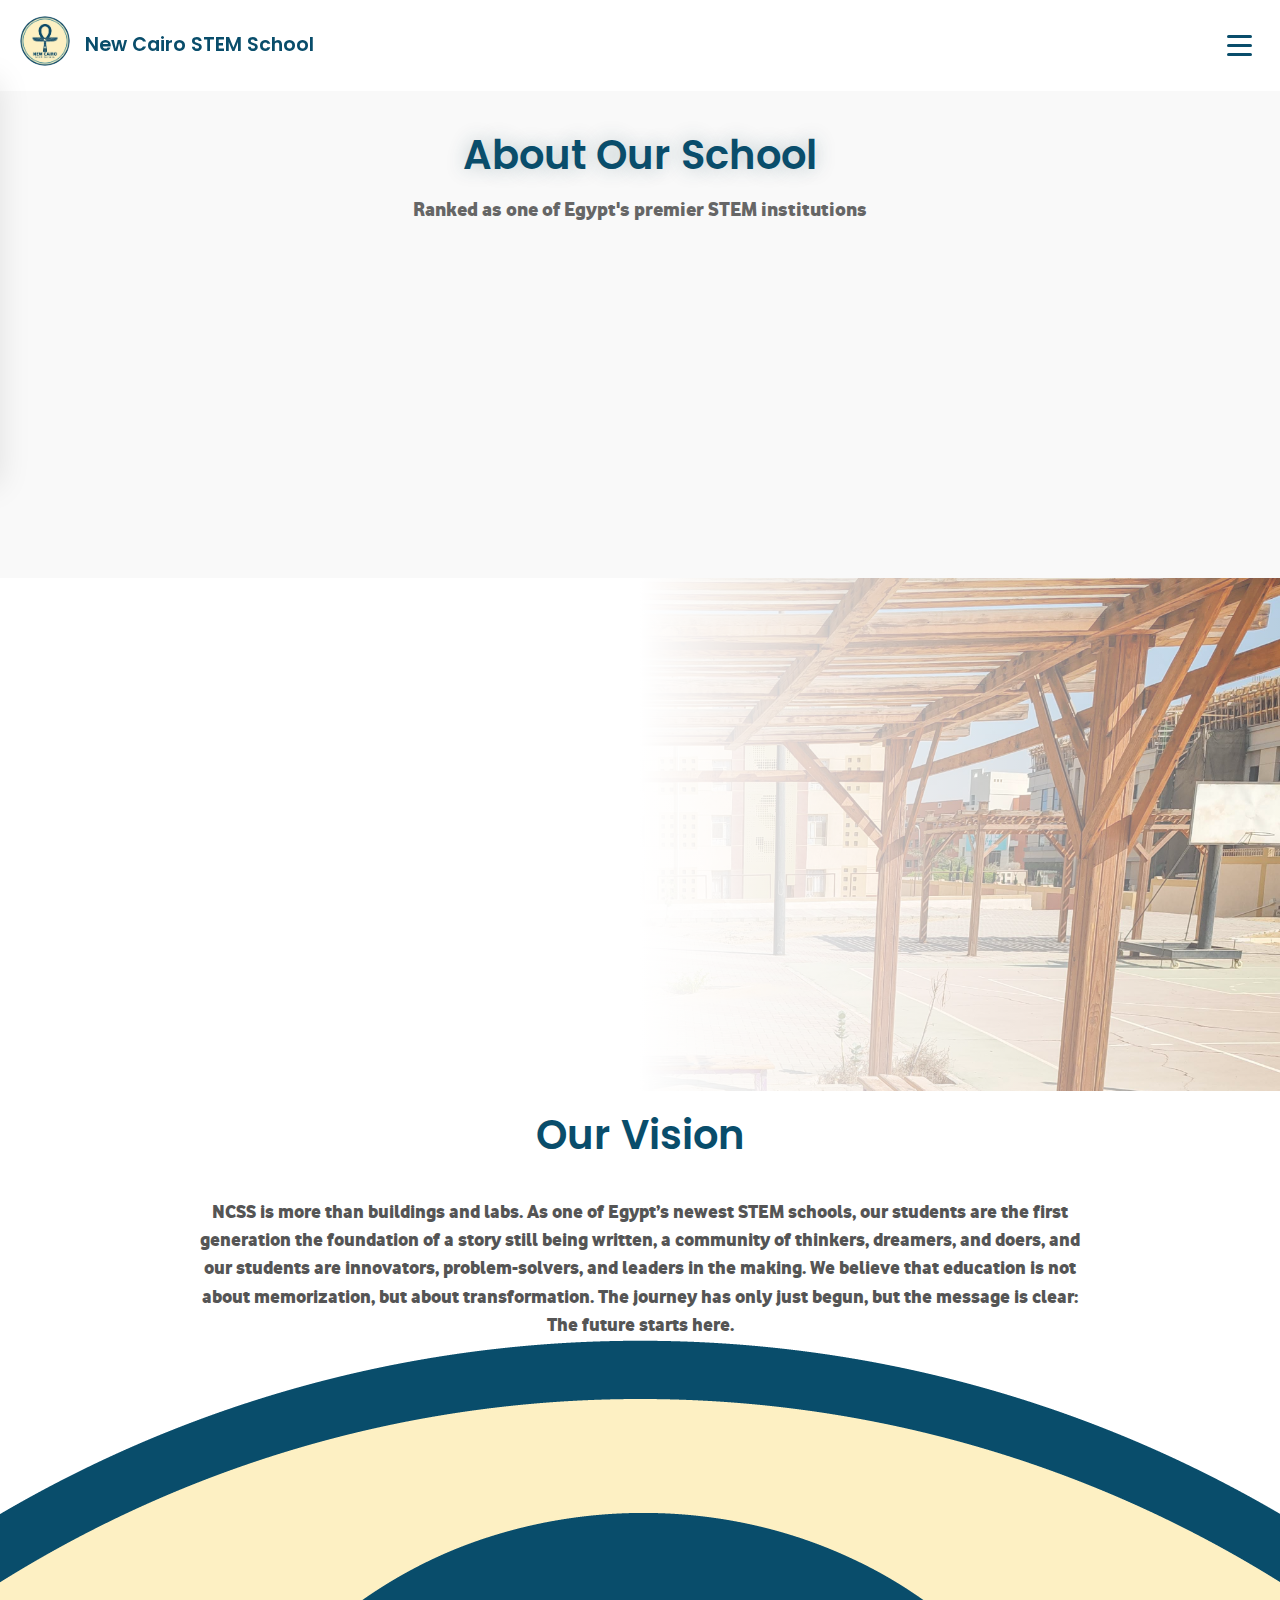
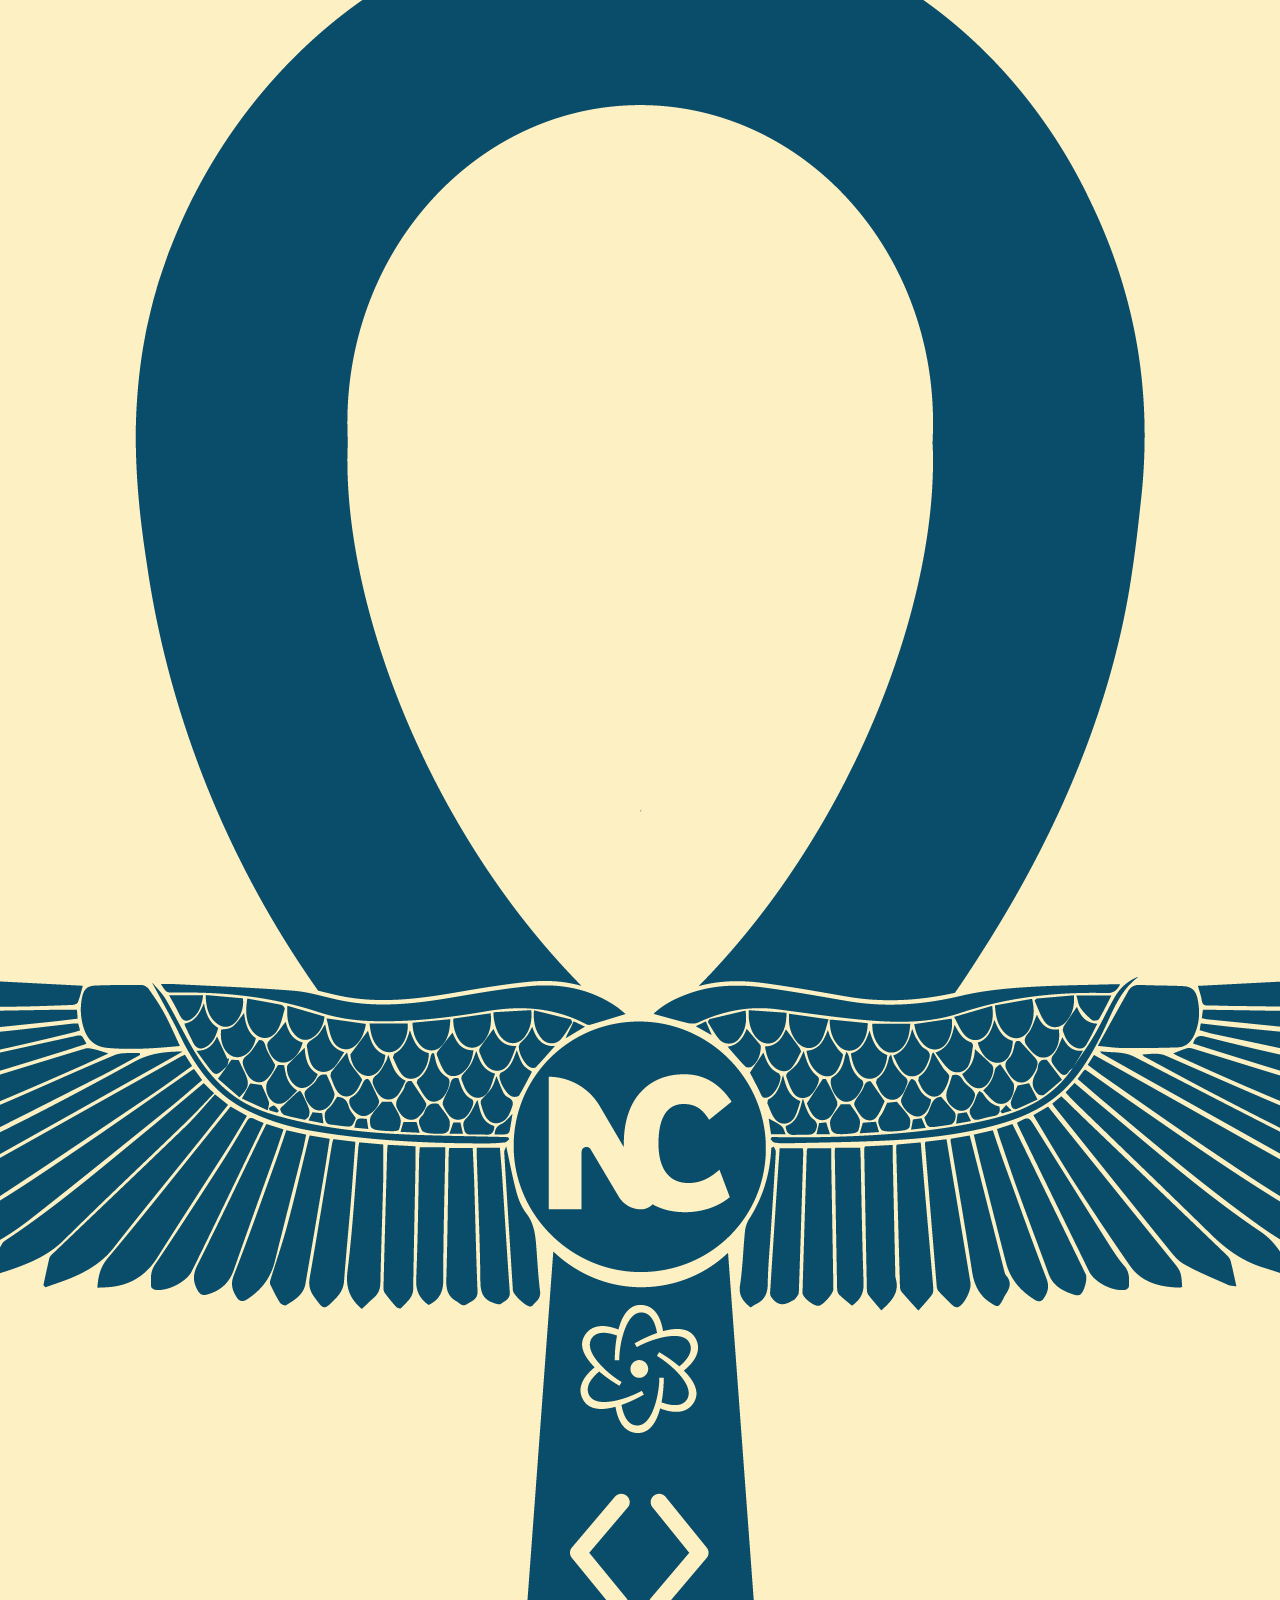
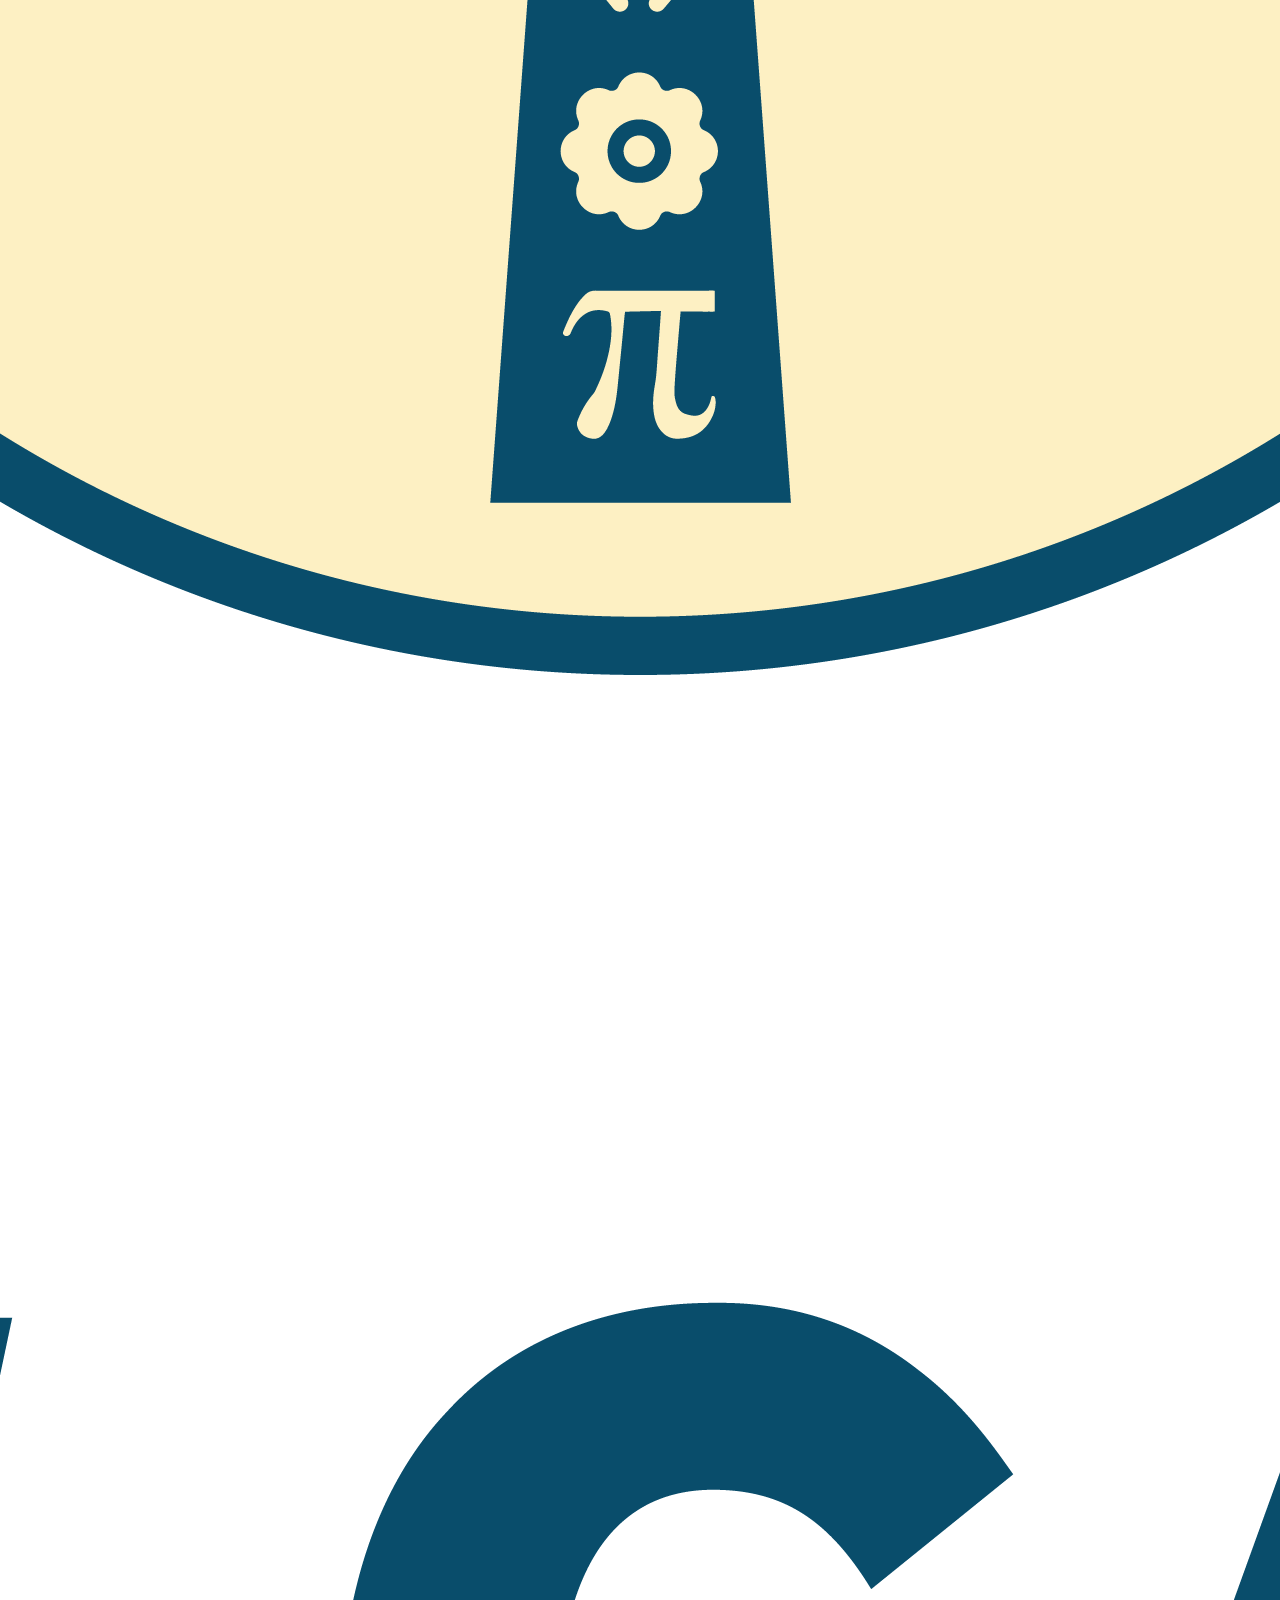
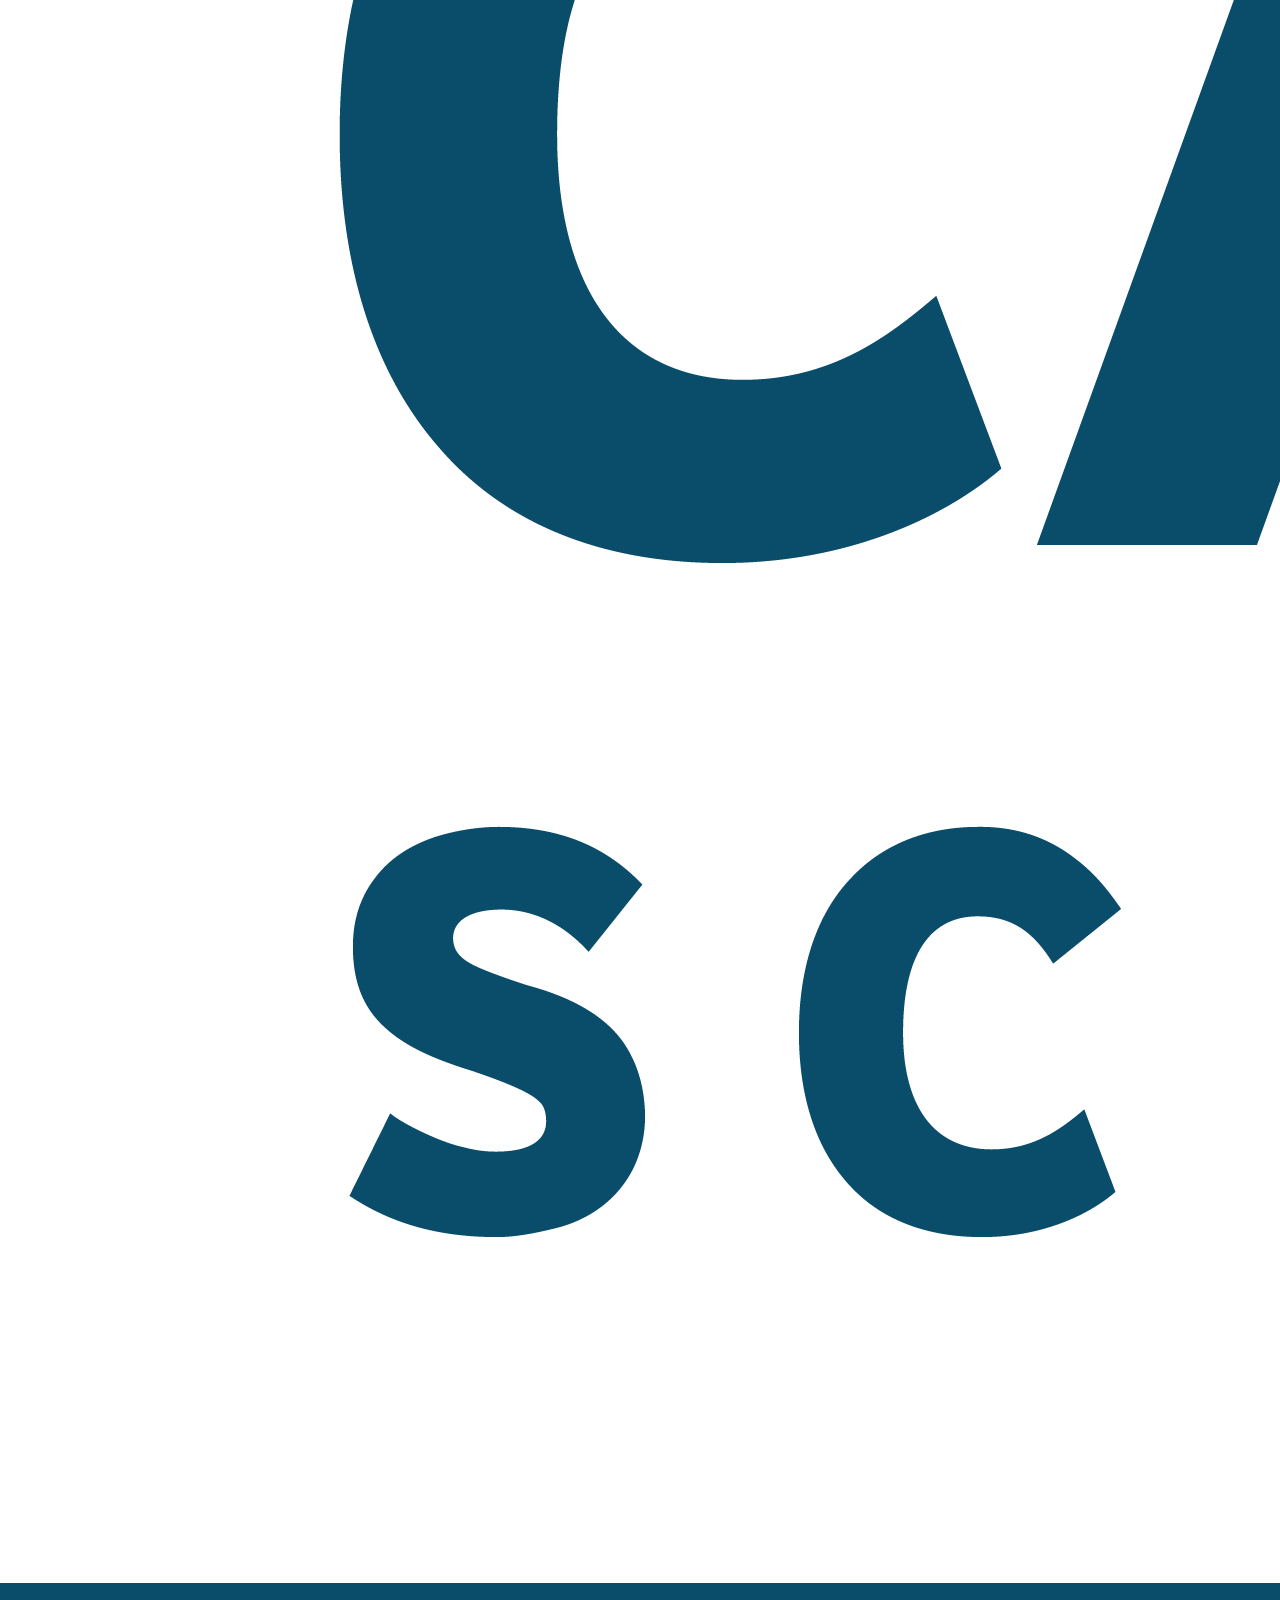
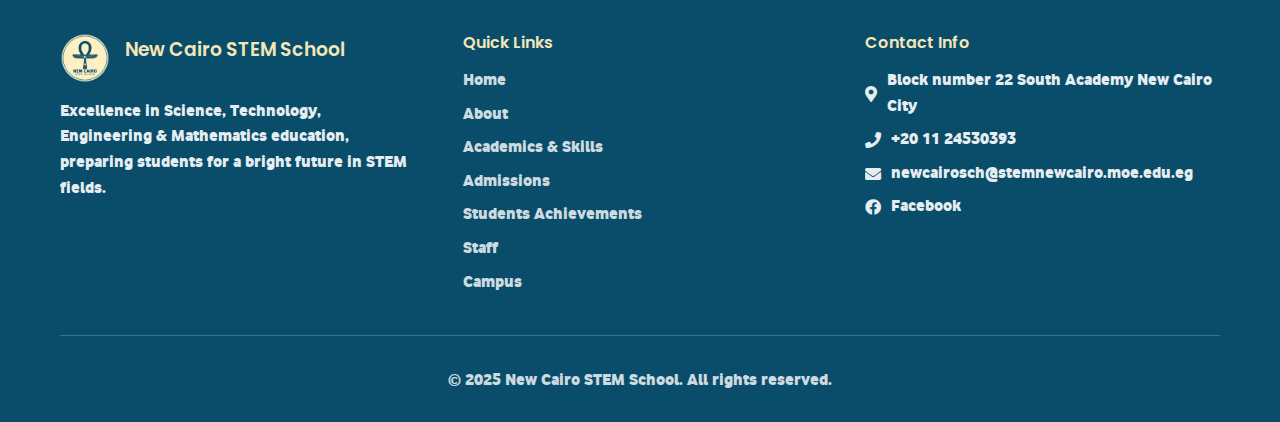
<file: About.html>
<!DOCTYPE html>
<html lang="en">
<head>
     <meta charset="UTF-8">
    <meta name="viewport" content="width=device-width, initial-scale=1.0">
    <title>About</title>
    <link rel="icon" href="images/ico school.png">
    <link href="https://fonts.googleapis.com/css2?family=Poppins:wght@300;400;600;700&family=Inter:wght@300;400;500;600&display=swap" rel="stylesheet">
    <link rel="stylesheet" href="https://cdnjs.cloudflare.com/ajax/libs/font-awesome/5.15.4/css/all.min.css">
    <link rel="stylesheet" href="css/main.css">
    <link rel="stylesheet" href="css/about.css">
    <link rel="icon" type="image/png" href="images/logo.png">
    <script src="script.js"></script>
</head>
<body>
    
    <nav class="navbar" id="navbar">
  <div class="nav-container">
    <div class="nav-logo">
        <a href="index.html">
      <img src="images/logo.png" alt="New Cairo STEM School" class="logo">
        </a>
      <a href="index.html" class="logo-text">
        New Cairo STEM School
        </a>
    </div>

   <ul class="nav-menu" id="nav-menu">
  <li class="nav-item"><a href="index.html" class="nav-link">Home</a></li>
  <li class="nav-item"><a href="About.html" class="nav-link">About</a></li>
  <li class="nav-item"><a href="Academics.html" class="nav-link">Academics & Skills</a></li>
  <li class="nav-item"><a href="Admissions.html" class="nav-link">Admissions</a></li>
  <li class="nav-item"><a href="Acheivments.html" class="nav-link">Students Achievements</a></li>
  <li class="nav-item"><a href="Staff.html" class="nav-link">Staff</a></li>
  <li class="nav-item"><a href="photos.html" class="nav-link">Campus</a></li>
</ul>


    <div class="hamburger" id="hamburger">
      <span class="bar"></span>
      <span class="bar"></span>
      <span class="bar"></span>
    </div>
  </div>
</nav>
<section class="about-title">
    <div class="section-header">
            <h2 class="section-title">About Our School</h2>
            <p class="section-subtitle">Ranked as one of Egypt's premier STEM institutions</p>
    </div>
    <div class="about-journey">
        <h1>Our Journey</h1>
        <p>Founded in 2024 in the heart of New Cairo, 
            New Cairo STEM School (NCSS) began with a bold vision: 
            originally designed to unite Egypt’s brightest STEM students into one hub of innovation. 
            Though later reshaped as a public STEM high school, its spirit of excellence, ambition, 
            and discovery remain at its core. From the very first day, NCSS stood out not because of history, 
            but because of potential. 
            As the first generation of students, we are building traditions, writing stories, 
            and setting the foundation for the future of our school.</p>
    </div>
</section>
<section class="about-foundation">
    <div class="foundation-txt">
        <h1>
            Our Foundation
        </h1>
        <p>
           With support from USAID, World Learning, and the Egyptian Ministry of Education, NCSS is part of a growing national STEM schools dedicated to developing leaders in science, technology, engineering, and mathematics. Each year, NCSS enrolls 130 students (65 girls and 65 boys) through a highly competitive admission process that looks beyond grades focusing on identifying students with creativity, resilience, and problem-solving skills. With our second cohort arriving this year, NCSS is already building its legacy as a home for Egypt’s future pioneers.
        </p>
    </div>
    <div class="foundation-bgimg">
        <img src="images/foundation.jpg">
    </div>
</section>
<section class="Vision">
    <div class="vision-txt">
        <h1>
            Our Vision
        </h1>
        <p>
            NCSS is more than buildings and labs. As one of Egypt’s newest STEM schools, our students are the first generation the foundation of a story still being written, a community of thinkers, dreamers, and doers, and our students are innovators, problem-solvers, and leaders in the making. We believe that education is not about memorization, but about transformation. The journey has only just begun, but the message is clear: 
        </br><span>The future starts here.</span>

        </p>
        <img src="images/NC STEM School Visual identity project.png">
    </div>
</section>



   <!-- Footer -->
<footer class="footer">
    <div class="container">
        <div class="footer-content">
            
            <!-- اللوجو -->
            <div class="footer-section">
                <div class="footer-logo">
                    <img src="images/logo.png" alt="New Cairo STEM School" class="footer-logo-img">
                    <h3>New Cairo STEM School</h3>
                </div>
                <p>Excellence in Science, Technology, Engineering & Mathematics education, preparing students for a bright future in STEM fields.</p>
            </div>

            <!-- الروابط -->
            <div class="footer-section">
                <h4>Quick Links</h4>
                <ul class="footer-links">
                    <li><a href="index.html">Home</a></li>
                    <li><a href="About.html">About</a></li>
                    <li><a href="Academics.html">Academics & Skills</a></li>
                    <li><a href="Admissions.html">Admissions</a></li>
                    <li><a href="Acheivments.html">Students Achievements</a></li>
                    <li><a href="Staff.html">Staff</a></li>
                    <li><a href="photos.html">Campus</a></li>
                </ul>
            </div>

            <!-- معلومات التواصل -->
            <!-- Contact Info -->
<div class="footer-section">
    <h4>Contact Info</h4>
    <div class="footer-contact">
        <p>
            <i class="fas fa-map-marker-alt"></i> 
            <a href="https://www.google.com/maps/place/%D9%85%D8%AF%D8%B1%D8%B3%D8%A9+%D8%A7%D9%84%D9%85%D8%AA%D9%81%D9%88%D9%82%D9%8A%D9%86+%D9%81%D9%8A+%D8%A7%D9%84%D8%B9%D9%84%D9%88%D9%85+%D9%88%D8%A7%D9%84%D8%AA%D9%83%D9%86%D9%88%D9%84%D9%88%D8%AC%D9%8A%D8%A7%E2%80%AD/@30.0290372,31.4266749,17z/data=!3m1!4b1!4m6!3m5!1s0x14583d04f490b673:0xf0d4baef2536850b!8m2!3d30.0290372!4d31.4266749!16s%2Fg%2F11s7y_sqv6?entry=tts&g_ep=EgoyMDI1MDcxMy4wIPu8ASoASAFQAw%3D%3D&skid=bd41539d-509f-4e99-953e-8ed531167d8a" 
               target="_blank" 
               style="color: white; text-decoration: none;">
               Block number 22 South Academy New Cairo City
            </a>
        </p>
        <p>
            <i class="fas fa-phone"></i> 
            <a href="tel:+201124530393" 
               style="color: white; text-decoration: none;">
               +20 11 24530393
            </a>
        </p>
        <p>
            <i class="fas fa-envelope"></i> 
            <a href="mailto:newcairosch@stemnewcairo.moe.edu.eg" 
               style="color: white; text-decoration: none;">
               newcairosch@stemnewcairo.moe.edu.eg
            </a>
        </p>
        <p>
        <i class="fab fa-facebook"></i>
            <a href="https://www.facebook.com/p/New-Cairo-STEM-School-61566966401314/"
               target="_blank"
               style="color: white; text-decoration: none;">
               Facebook
            </a>
        </p>
    </div>
</div>

        </div>

        <!-- الحقوق -->
        <div class="footer-bottom">
            <div class="footer-credits">
                <p>&copy; 2025 New Cairo STEM School. All rights reserved.</p>
            </div>
        </div>
    </div>
</footer>


    <!-- Lightbox Modal -->
    <div id="lightbox" class="lightbox">
        <span class="lightbox-close">&times;</span>
        <img class="lightbox-content" id="lightbox-img">
        <div class="lightbox-caption" id="lightbox-caption"></div>
    </div>
</body>
</html>
</file>
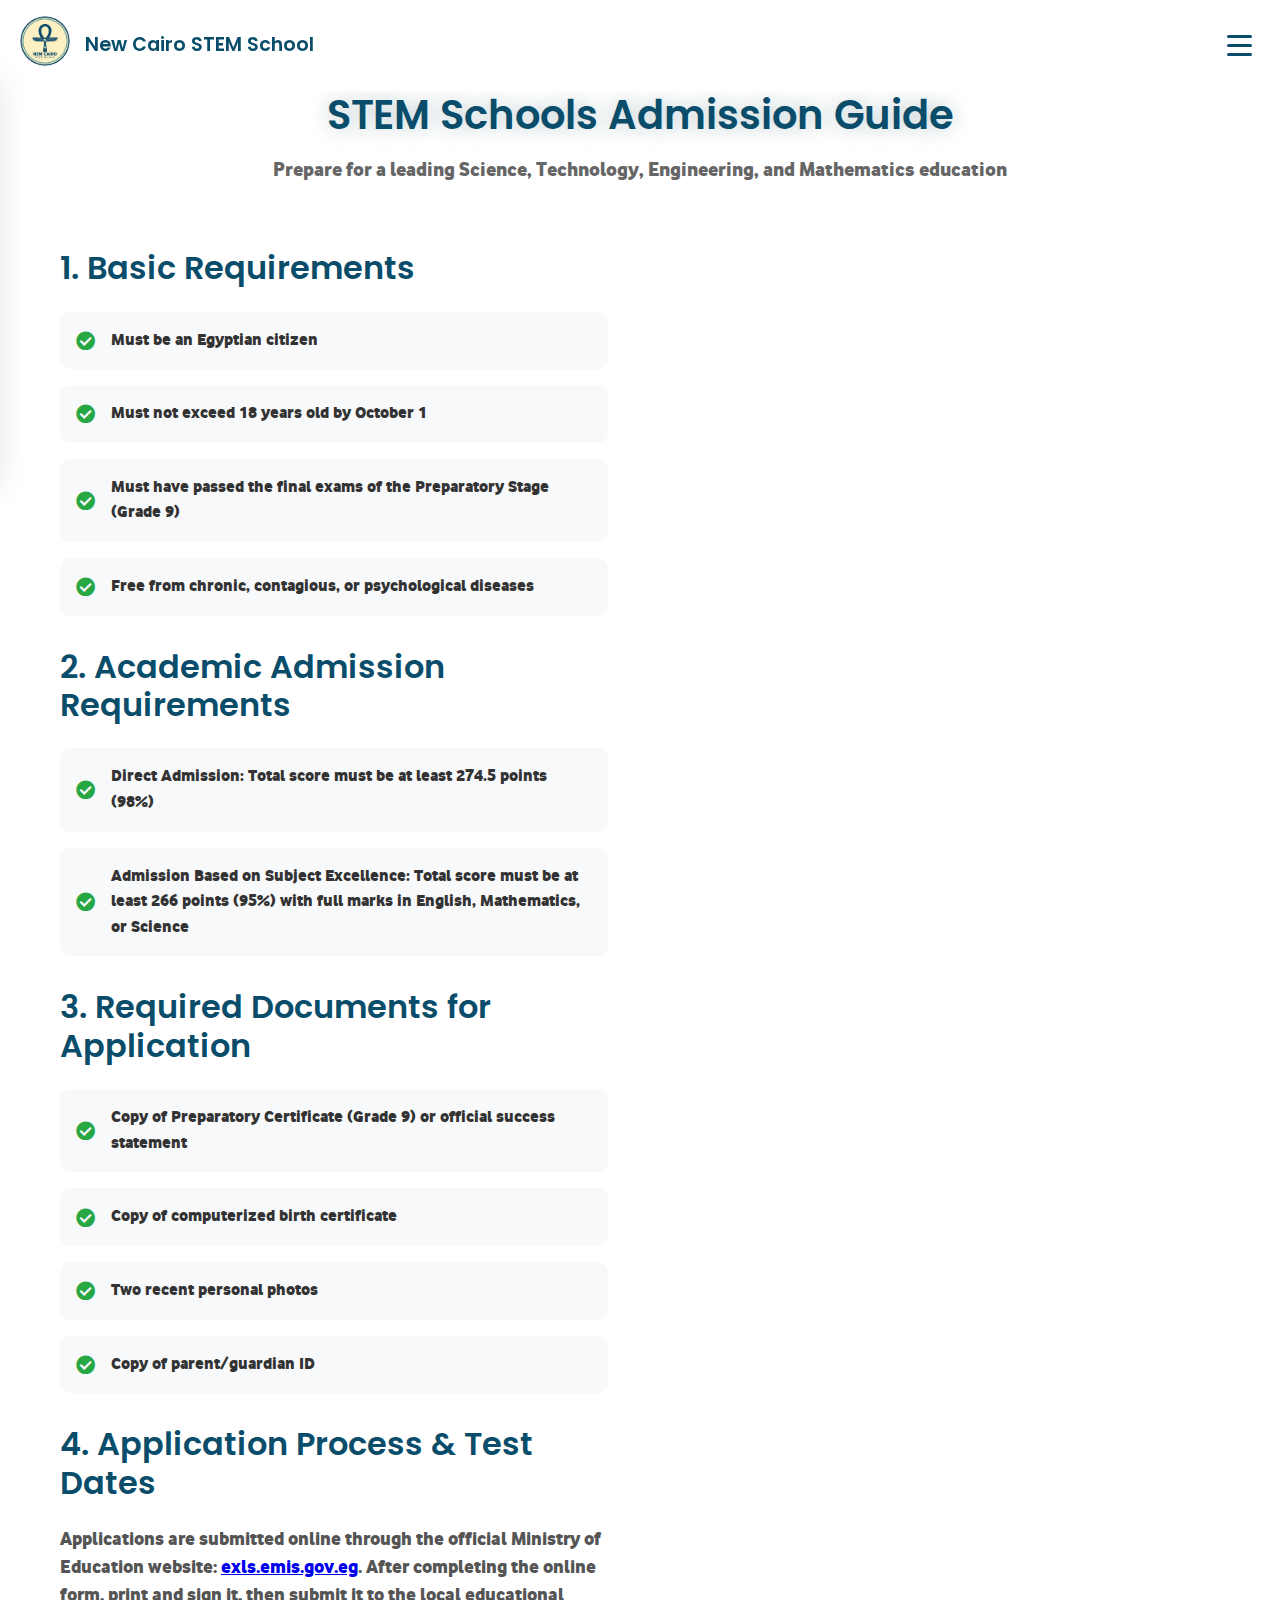
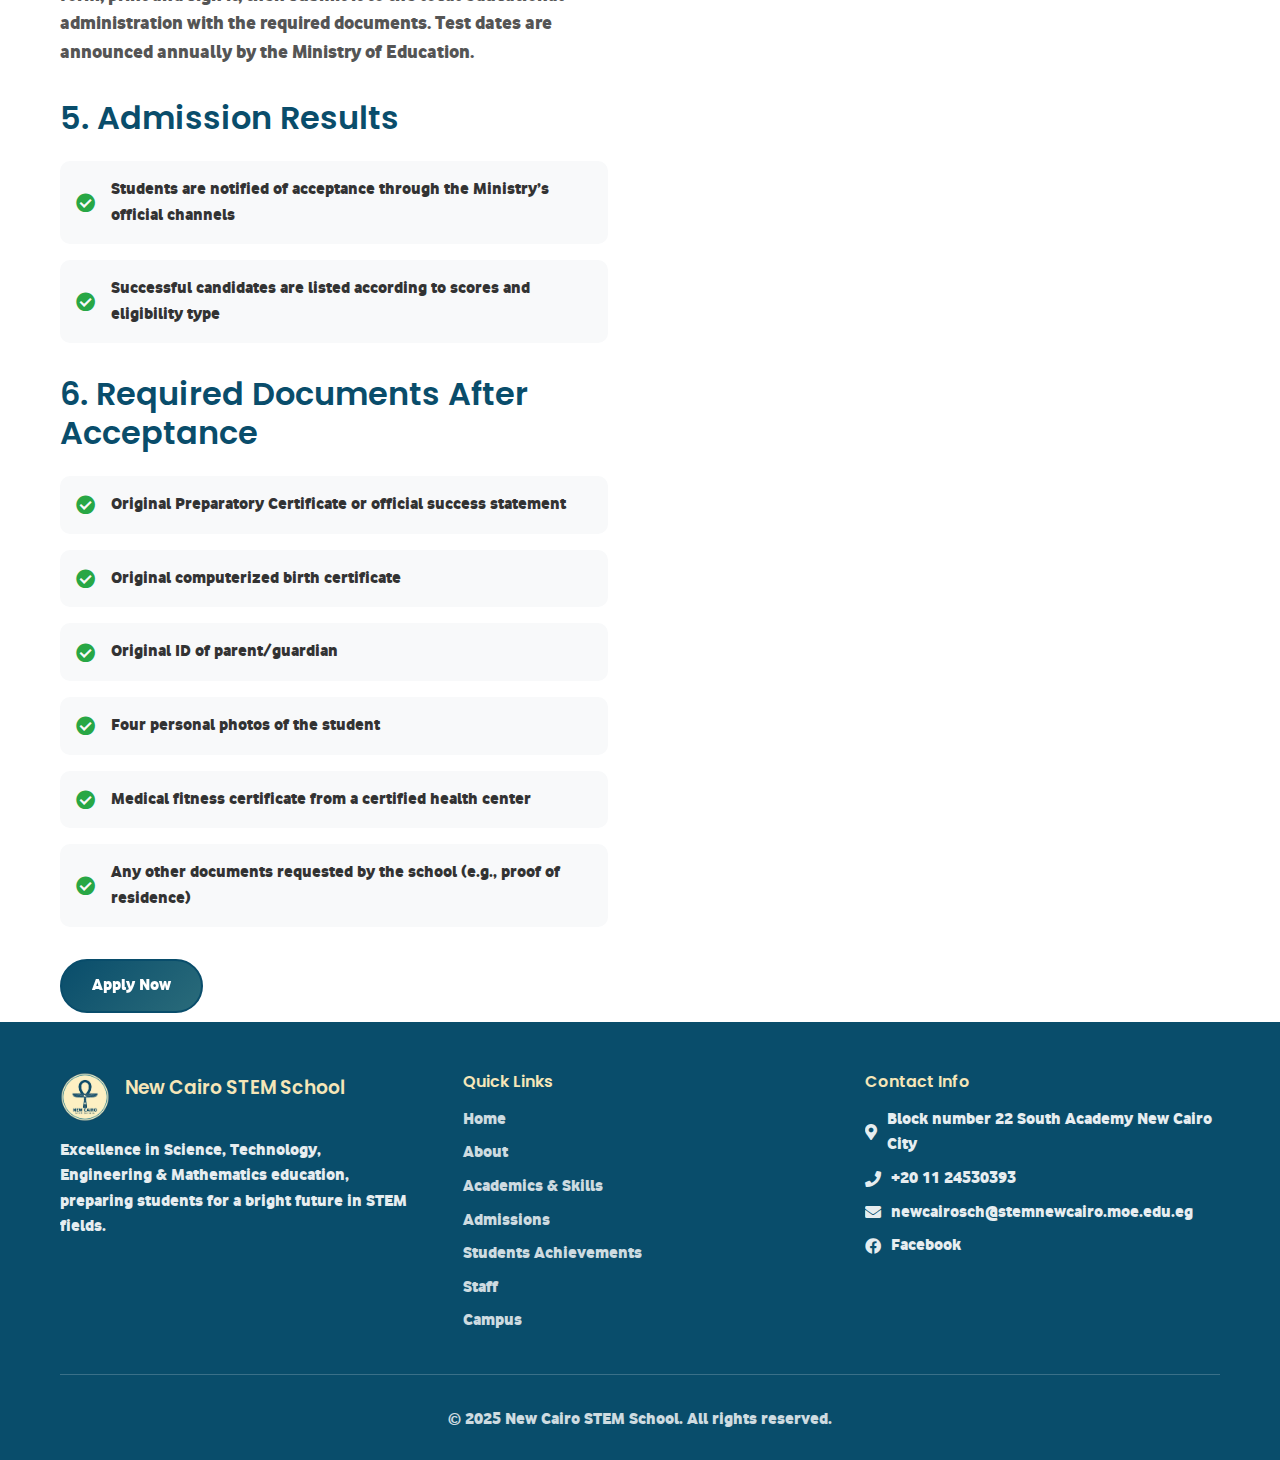
<file: Admissions.html>
<!DOCTYPE html>
<html lang="en">
<head>
    <meta charset="UTF-8">
    <meta name="viewport" content="width=device-width, initial-scale=1.0">
    <title>Admissions</title>
    <link rel="icon" href="images/ico school.png">
    <link href="https://fonts.googleapis.com/css2?family=Poppins:wght@300;400;600;700&family=Inter:wght@300;400;500;600&display=swap" rel="stylesheet">
    <link rel="stylesheet" href="https://cdnjs.cloudflare.com/ajax/libs/font-awesome/5.15.4/css/all.min.css">
    <link rel="stylesheet" href="css/main.css">
    <link rel="stylesheet" href="css/admissions.css">
    <script src="script.js"></script>
    <link rel="icon" type="image/png" href="images/logo.png">
</head>
<body>
      <!-- Navigation -->
      
<nav class="navbar" id="navbar">
  <div class="nav-container">
    <div class="nav-logo">
      <a href="index.html">
      <img src="images/logo.png" alt="New Cairo STEM School" class="logo">
        </a>
      <a href="index.html" class="logo-text">New Cairo STEM School</a>
    </div>

    <ul class="nav-menu" id="nav-menu">
      <li class="nav-item"><a href="index.html" class="nav-link">Home</a></li>
      <li class="nav-item"><a href="About.html" class="nav-link">About</a></li>
      <li class="nav-item"><a href="Academics.html" class="nav-link">Academics & Skills</a></li>
      <li class="nav-item"><a href="Admissions.html" class="nav-link">Admissions</a></li>
      <li class="nav-item"><a href="Acheivments.html" class="nav-link">Students Achievements</a></li>
      <li class="nav-item"><a href="Staff.html" class="nav-link">Staff</a></li>
      <li class="nav-item"><a href="photos.html" class="nav-link">Campus</a></li>
    </ul>

    <div class="hamburger" id="hamburger">
      <span class="bar"></span>
      <span class="bar"></span>
      <span class="bar"></span>
    </div>
  </div>
</nav>

<!-- Admissions Section -->
<section id="admissions" class="admissions">
    <div class="container">
        <div class="section-header">
            <h2 class="section-title">STEM Schools Admission Guide</h2>
            <p class="section-subtitle">Prepare for a leading Science, Technology, Engineering, and Mathematics education</p>
        </div>
        <div class="admissions-content">
            <div class="admissions-info">
                
                <h3>1. Basic Requirements</h3>
                <div class="requirements-list">
                    <div class="requirement-item">
                        <i class="fas fa-check-circle"></i>
                        <span>Must be an Egyptian citizen</span>
                    </div>
                    <div class="requirement-item">
                        <i class="fas fa-check-circle"></i>
                        <span>Must not exceed 18 years old by October 1</span>
                    </div>
                    <div class="requirement-item">
                        <i class="fas fa-check-circle"></i>
                        <span>Must have passed the final exams of the Preparatory Stage (Grade 9)</span>
                    </div>
                    <div class="requirement-item">
                        <i class="fas fa-check-circle"></i>
                        <span>Free from chronic, contagious, or psychological diseases</span>
                    </div>
                </div>

                <h3>2. Academic Admission Requirements</h3>
                <div class="requirements-list">
                    <div class="requirement-item">
                        <i class="fas fa-check-circle"></i>
                        <span><strong>Direct Admission:</strong> Total score must be at least 274.5 points (98%)</span>
                    </div>
                    <div class="requirement-item">
                        <i class="fas fa-check-circle"></i>
                        <span><strong>Admission Based on Subject Excellence:</strong> Total score must be at least 266 points (95%) with full marks in English, Mathematics, or Science</span>
                    </div>
                </div>

                <h3>3. Required Documents for Application</h3>
                <div class="requirements-list">
                    <div class="requirement-item">
                        <i class="fas fa-check-circle"></i>
                        <span>Copy of Preparatory Certificate (Grade 9) or official success statement</span>
                    </div>
                    <div class="requirement-item">
                        <i class="fas fa-check-circle"></i>
                        <span>Copy of computerized birth certificate</span>
                    </div>
                    <div class="requirement-item">
                        <i class="fas fa-check-circle"></i>
                        <span>Two recent personal photos</span>
                    </div>
                    <div class="requirement-item">
                        <i class="fas fa-check-circle"></i>
                        <span>Copy of parent/guardian ID</span>
                    </div>
                </div>

                <h3>4. Application Process & Test Dates</h3>
                <p>Applications are submitted online through the official Ministry of Education website: 
                    <a href="https://exls.emis.gov.eg/" target="_blank">exls.emis.gov.eg</a>. After completing the online form, print and sign it, then submit it to the local educational administration with the required documents. Test dates are announced annually by the Ministry of Education.</p>

                <h3>5. Admission Results</h3>
                <div class="requirements-list">
                    <div class="requirement-item">
                        <i class="fas fa-check-circle"></i>
                        <span>Students are notified of acceptance through the Ministry’s official channels</span>
                    </div>
                    <div class="requirement-item">
                        <i class="fas fa-check-circle"></i>
                        <span>Successful candidates are listed according to scores and eligibility type</span>
                    </div>
                </div>

                <h3>6. Required Documents After Acceptance</h3>
                <div class="requirements-list">
                    <div class="requirement-item">
                        <i class="fas fa-check-circle"></i>
                        <span>Original Preparatory Certificate or official success statement</span>
                    </div>
                    <div class="requirement-item">
                        <i class="fas fa-check-circle"></i>
                        <span>Original computerized birth certificate</span>
                    </div>
                    <div class="requirement-item">
                        <i class="fas fa-check-circle"></i>
                        <span>Original ID of parent/guardian</span>
                    </div>
                    <div class="requirement-item">
                        <i class="fas fa-check-circle"></i>
                        <span>Four personal photos of the student</span>
                    </div>
                    <div class="requirement-item">
                        <i class="fas fa-check-circle"></i>
                        <span>Medical fitness certificate from a certified health center</span>
                    </div>
                    <div class="requirement-item">
                        <i class="fas fa-check-circle"></i>
                        <span>Any other documents requested by the school (e.g., proof of residence)</span>
                    </div>
                </div>

                <a href="https://exls.emis.gov.eg/" class="btn btn-primary">Apply Now</a>
            </div>

        </div>
    </div>
</section>

       <!-- Footer -->
<footer class="footer">
    <div class="container">
        <div class="footer-content">
            
            <!-- اللوجو -->
            <div class="footer-section">
                <div class="footer-logo">
                    <img src="images/logo.png" alt="New Cairo STEM School" class="footer-logo-img">
                    <h3>New Cairo STEM School</h3>
                </div>
                <p>Excellence in Science, Technology, Engineering & Mathematics education, preparing students for a bright future in STEM fields.</p>
            </div>

            <!-- الروابط -->
            <div class="footer-section">
                <h4>Quick Links</h4>
                <ul class="footer-links">
                    <li><a href="index.html">Home</a></li>
                    <li><a href="About.html">About</a></li>
                    <li><a href="Academics.html">Academics & Skills</a></li>
                    <li><a href="Admissions.html">Admissions</a></li>
                    <li><a href="Acheivments.html">Students Achievements</a></li>
                    <li><a href="Staff.html">Staff</a></li>
                    <li><a href="photos.html">Campus</a></li>
                </ul>
            </div>

            <!-- معلومات التواصل -->
            <!-- Contact Info -->
<div class="footer-section">
    <h4>Contact Info</h4>
    <div class="footer-contact">
        <p>
            <i class="fas fa-map-marker-alt"></i> 
            <a href="https://www.google.com/maps/place/%D9%85%D8%AF%D8%B1%D8%B3%D8%A9+%D8%A7%D9%84%D9%85%D8%AA%D9%81%D9%88%D9%82%D9%8A%D9%86+%D9%81%D9%8A+%D8%A7%D9%84%D8%B9%D9%84%D9%88%D9%85+%D9%88%D8%A7%D9%84%D8%AA%D9%83%D9%86%D9%88%D9%84%D9%88%D8%AC%D9%8A%D8%A7%E2%80%AD/@30.0290372,31.4266749,17z/data=!3m1!4b1!4m6!3m5!1s0x14583d04f490b673:0xf0d4baef2536850b!8m2!3d30.0290372!4d31.4266749!16s%2Fg%2F11s7y_sqv6?entry=tts&g_ep=EgoyMDI1MDcxMy4wIPu8ASoASAFQAw%3D%3D&skid=bd41539d-509f-4e99-953e-8ed531167d8a" 
               target="_blank" 
               style="color: white; text-decoration: none;">
               Block number 22 South Academy New Cairo City
            </a>
        </p>
        <p>
            <i class="fas fa-phone"></i> 
            <a href="tel:+201124530393" 
               style="color: white; text-decoration: none;">
               +20 11 24530393
            </a>
        </p>
        <p>
            <i class="fas fa-envelope"></i> 
            <a href="mailto:newcairosch@stemnewcairo.moe.edu.eg" 
               style="color: white; text-decoration: none;">
               newcairosch@stemnewcairo.moe.edu.eg
            </a>
        </p>
        <p>
            <i class="fab fa-facebook"></i>
            <a href="https://www.facebook.com/p/New-Cairo-STEM-School-61566966401314/"
               target="_blank"
               style="color: white; text-decoration: none;">
               Facebook
            </a>
        </p>
    </div>
</div>

        </div>

        <!-- الحقوق -->
        <div class="footer-bottom">
            <div class="footer-credits">
                <p>&copy; 2025 New Cairo STEM School. All rights reserved.</p>
            </div>
        </div>
    </div>
</footer>


    <!-- Lightbox Modal -->
    <div id="lightbox" class="lightbox">
        <span class="lightbox-close">&times;</span>
        <img class="lightbox-content" id="lightbox-img">
        <div class="lightbox-caption" id="lightbox-caption"></div>
    </div>
</body>
</html>
</file>
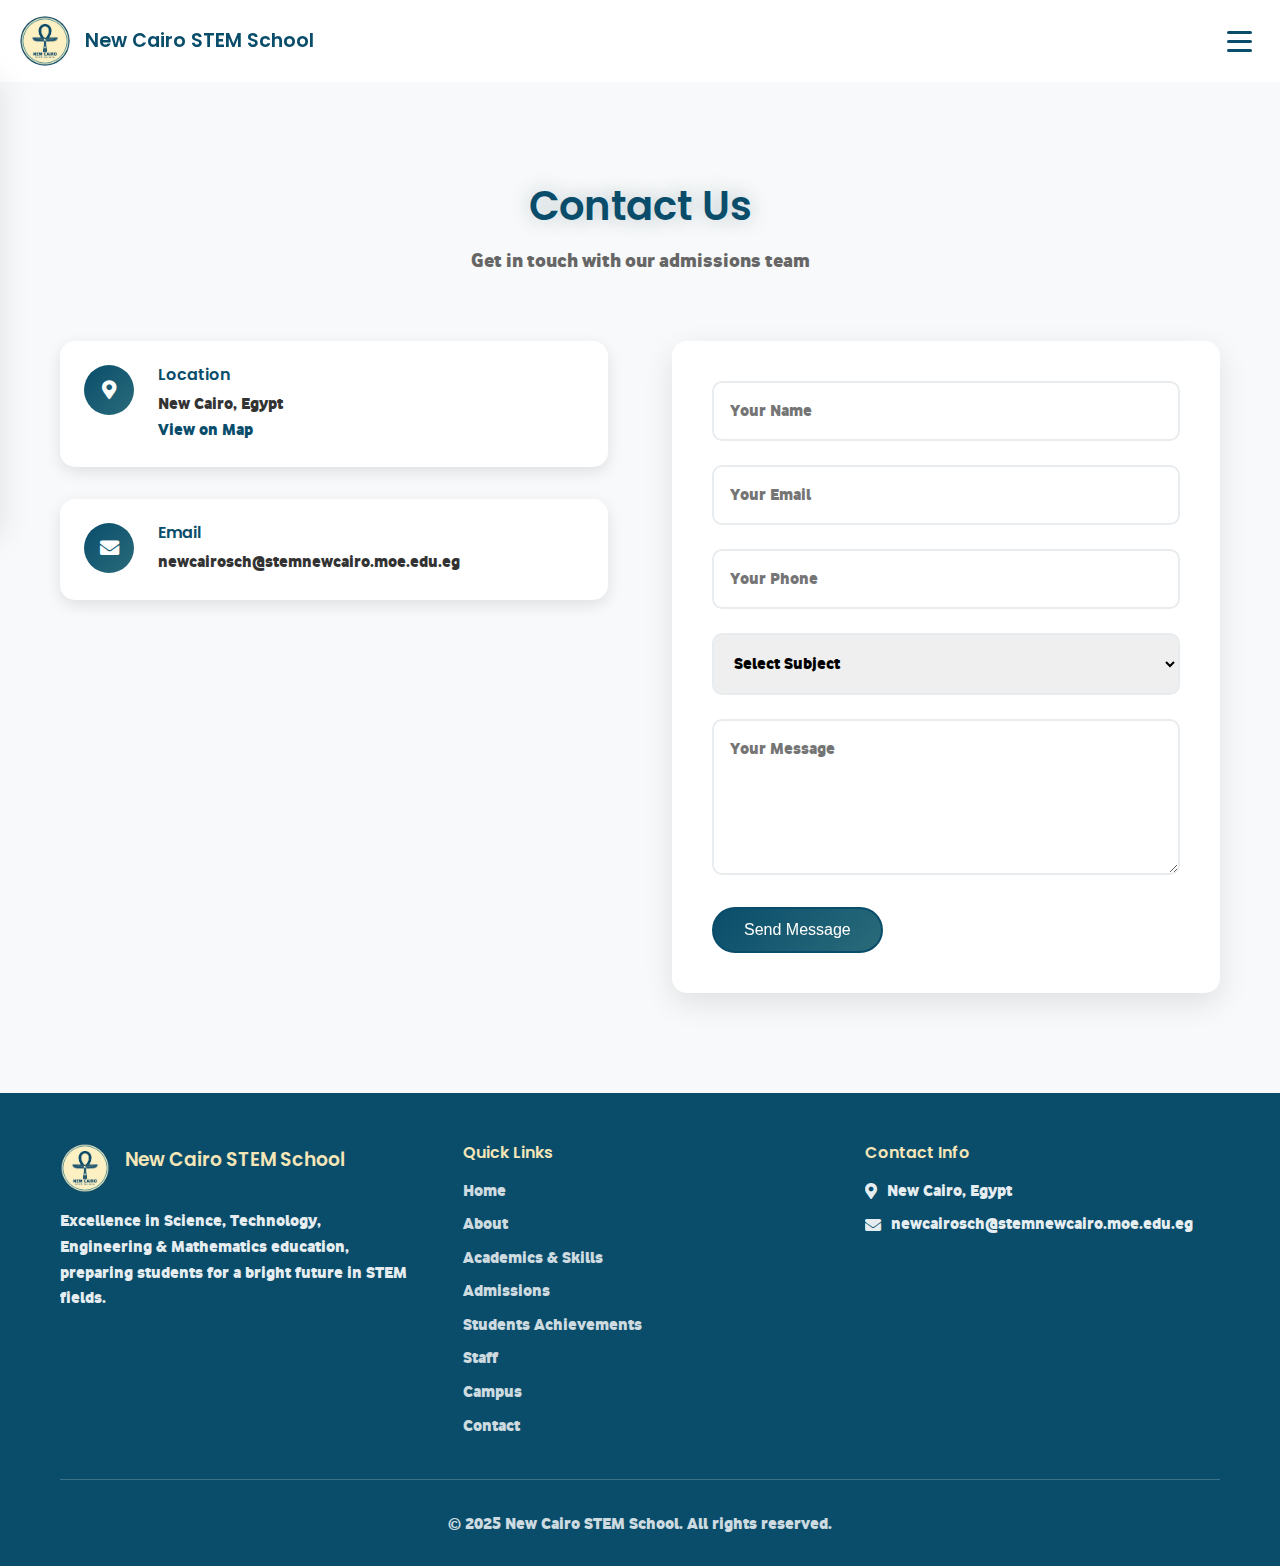
<file: contact.html>
<!DOCTYPE html>
<html lang="en">
<head>
    <meta charset="UTF-8">
    <meta name="viewport" content="width=device-width, initial-scale=1.0">
    <title>Contact US</title>
    <link rel="icon" href="images/ico school.png">
    <link href="https://fonts.googleapis.com/css2?family=Poppins:wght@300;400;600;700&family=Inter:wght@300;400;500;600&display=swap" rel="stylesheet">
    <link rel="stylesheet" href="https://cdnjs.cloudflare.com/ajax/libs/font-awesome/5.15.4/css/all.min.css">
    <link rel="stylesheet" href="css/main.css">
    <link rel="stylesheet" href="css/contact.css">
</head>
<body>
    <!-- Navigation -->
    
    <nav class="navbar" id="navbar">
  <div class="nav-container">
    <div class="nav-logo">
      <img src="images/logo.png" alt="New Cairo STEM School" class="logo">
      <span class="logo-text">New Cairo STEM School</span>
    </div>

    <ul class="nav-menu" id="nav-menu">
      <li class="nav-item"><a href="index.html" class="nav-link">Home</a></li>
      <li class="nav-item"><a href="About.html" class="nav-link">About</a></li>
      <li class="nav-item"><a href="Academics.html" class="nav-link">Academics & Skills</a></li>
      <li class="nav-item"><a href="Admissions.html" class="nav-link">Admissions</a></li>
      <li class="nav-item"><a href="Acheivments.html" class="nav-link">Students Achievements</a></li>
      <li class="nav-item"><a href="Staff.html" class="nav-link">Staff</a></li>
      <li class="nav-item"><a href="photos.html" class="nav-link">Campus</a></li>
      <li class="nav-item"><a href="contact.html" class="nav-link">Contact</a></li>
    </ul>

    <div class="hamburger" id="hamburger">
      <span class="bar"></span>
      <span class="bar"></span>
      <span class="bar"></span>
    </div>
  </div>
</nav>

    <section id="contact" class="contact">
        <div class="container">
            <div class="section-header">
                <h2 class="section-title">Contact Us</h2>
                <p class="section-subtitle">Get in touch with our admissions team</p>
            </div>
            <div class="contact-content">
                <div class="contact-info">
                    <div class="contact-item">
                        <div class="contact-icon">
                            <i class="fas fa-map-marker-alt"></i>
                        </div>
                        <div class="contact-details">
                            <h4>Location</h4>
                            <p>New Cairo, Egypt</p>
                            <a href="https://maps.app.goo.gl/yrtYo7gpPRQVSvuy8" target="_blank" class="map-link">View on Map</a>
                        </div>
                    </div>

                    <div class="contact-item">
                        <div class="contact-icon">
                            <i class="fas fa-envelope"></i>
                        </div>
                        <div class="contact-details">
                            <h4>Email</h4>
                            <p>newcairosch@stemnewcairo.moe.edu.eg</p>
                        </div>
                    </div>
                </div>
                <div class="contact-form">
                    <form id="contactForm">
                        <div class="form-group">
                            <input type="text" id="name" name="name" placeholder="Your Name" required>
                        </div>
                        <div class="form-group">
                            <input type="email" id="email" name="email" placeholder="Your Email" required>
                        </div>
                        <div class="form-group">
                            <input type="tel" id="phone" name="phone" placeholder="Your Phone">
                        </div>
                        <div class="form-group">
                            <select id="subject" name="subject" required>
                                <option value="">Select Subject</option>
                                <option value="admissions">Admissions Inquiry</option>
                                <option value="academics">Academic Programs</option>
                                <option value="campus">Campus Visit</option>
                                <option value="other">Other</option>
                            </select>
                        </div>
                        <div class="form-group">
                            <textarea id="message" name="message" placeholder="Your Message" rows="5" required></textarea>
                        </div>
                        <button type="submit" class="btn btn-primary">Send Message</button>
                    </form>
                </div>
            </div>
        </div>
    </section>
   
   <!-- Footer -->
<footer class="footer">
    <div class="container">
        <div class="footer-content">
            
            <!-- اللوجو -->
            <div class="footer-section">
                <div class="footer-logo">
                    <img src="images/logo.png" alt="New Cairo STEM School" class="footer-logo-img">
                    <h3>New Cairo STEM School</h3>
                </div>
                <p>Excellence in Science, Technology, Engineering & Mathematics education, preparing students for a bright future in STEM fields.</p>
            </div>

            <!-- الروابط -->
            <div class="footer-section">
                <h4>Quick Links</h4>
                <ul class="footer-links">
                    <li><a href="index.html">Home</a></li>
                    <li><a href="About.html">About</a></li>
                    <li><a href="Academics.html">Academics & Skills</a></li>
                    <li><a href="Admissions.html">Admissions</a></li>
                    <li><a href="Achievments.html">Students Achievements</a></li>
                    <li><a href="Staff.html">Staff</a></li>
                    <li><a href="photos.html">Campus</a></li>
                    <li><a href="contact.html">Contact</a></li>
                </ul>
            </div>

            <!-- معلومات التواصل -->
            <!-- Contact Info -->
<div class="footer-section">
    <h4>Contact Info</h4>
    <div class="footer-contact">
        <p>
            <i class="fas fa-map-marker-alt"></i> 
            <a href="https://www.google.com/maps/place/%D9%85%D8%AF%D8%B1%D8%B3%D8%A9+%D8%A7%D9%84%D9%85%D8%AA%D9%81%D9%88%D9%82%D9%8A%D9%86+%D9%81%D9%8A+%D8%A7%D9%84%D8%B9%D9%84%D9%88%D9%85+%D9%88%D8%A7%D9%84%D8%AA%D9%83%D9%86%D9%88%D9%84%D9%88%D8%AC%D9%8A%D8%A7%E2%80%AD/@30.0290372,31.4266749,17z/data=!3m1!4b1!4m6!3m5!1s0x14583d04f490b673:0xf0d4baef2536850b!8m2!3d30.0290372!4d31.4266749!16s%2Fg%2F11s7y_sqv6?entry=tts&g_ep=EgoyMDI1MDcxMy4wIPu8ASoASAFQAw%3D%3D&skid=bd41539d-509f-4e99-953e-8ed531167d8a" 
               target="_blank" 
               style="color: white; text-decoration: none;">
               New Cairo, Egypt
            </a>
        </p>
        <p>
            <i class="fas fa-envelope"></i> 
            <a href="mailto:newcairosch@stemnewcairo.moe.edu.eg" 
               style="color: white; text-decoration: none;">
               newcairosch@stemnewcairo.moe.edu.eg
            </a>
        </p>
    </div>
</div>

        </div>

        <!-- الحقوق -->
        <div class="footer-bottom">
            <div class="footer-credits">
                <p>&copy; 2025 New Cairo STEM School. All rights reserved.</p>
            </div>
        </div>
    </div>
</footer>


    <!-- Lightbox Modal -->
    <div id="lightbox" class="lightbox">
        <span class="lightbox-close">&times;</span>
        <img class="lightbox-content" id="lightbox-img">
        <div class="lightbox-caption" id="lightbox-caption"></div>
    </div>

    <script src="script.js"></script>
</body>
</html>
</file>
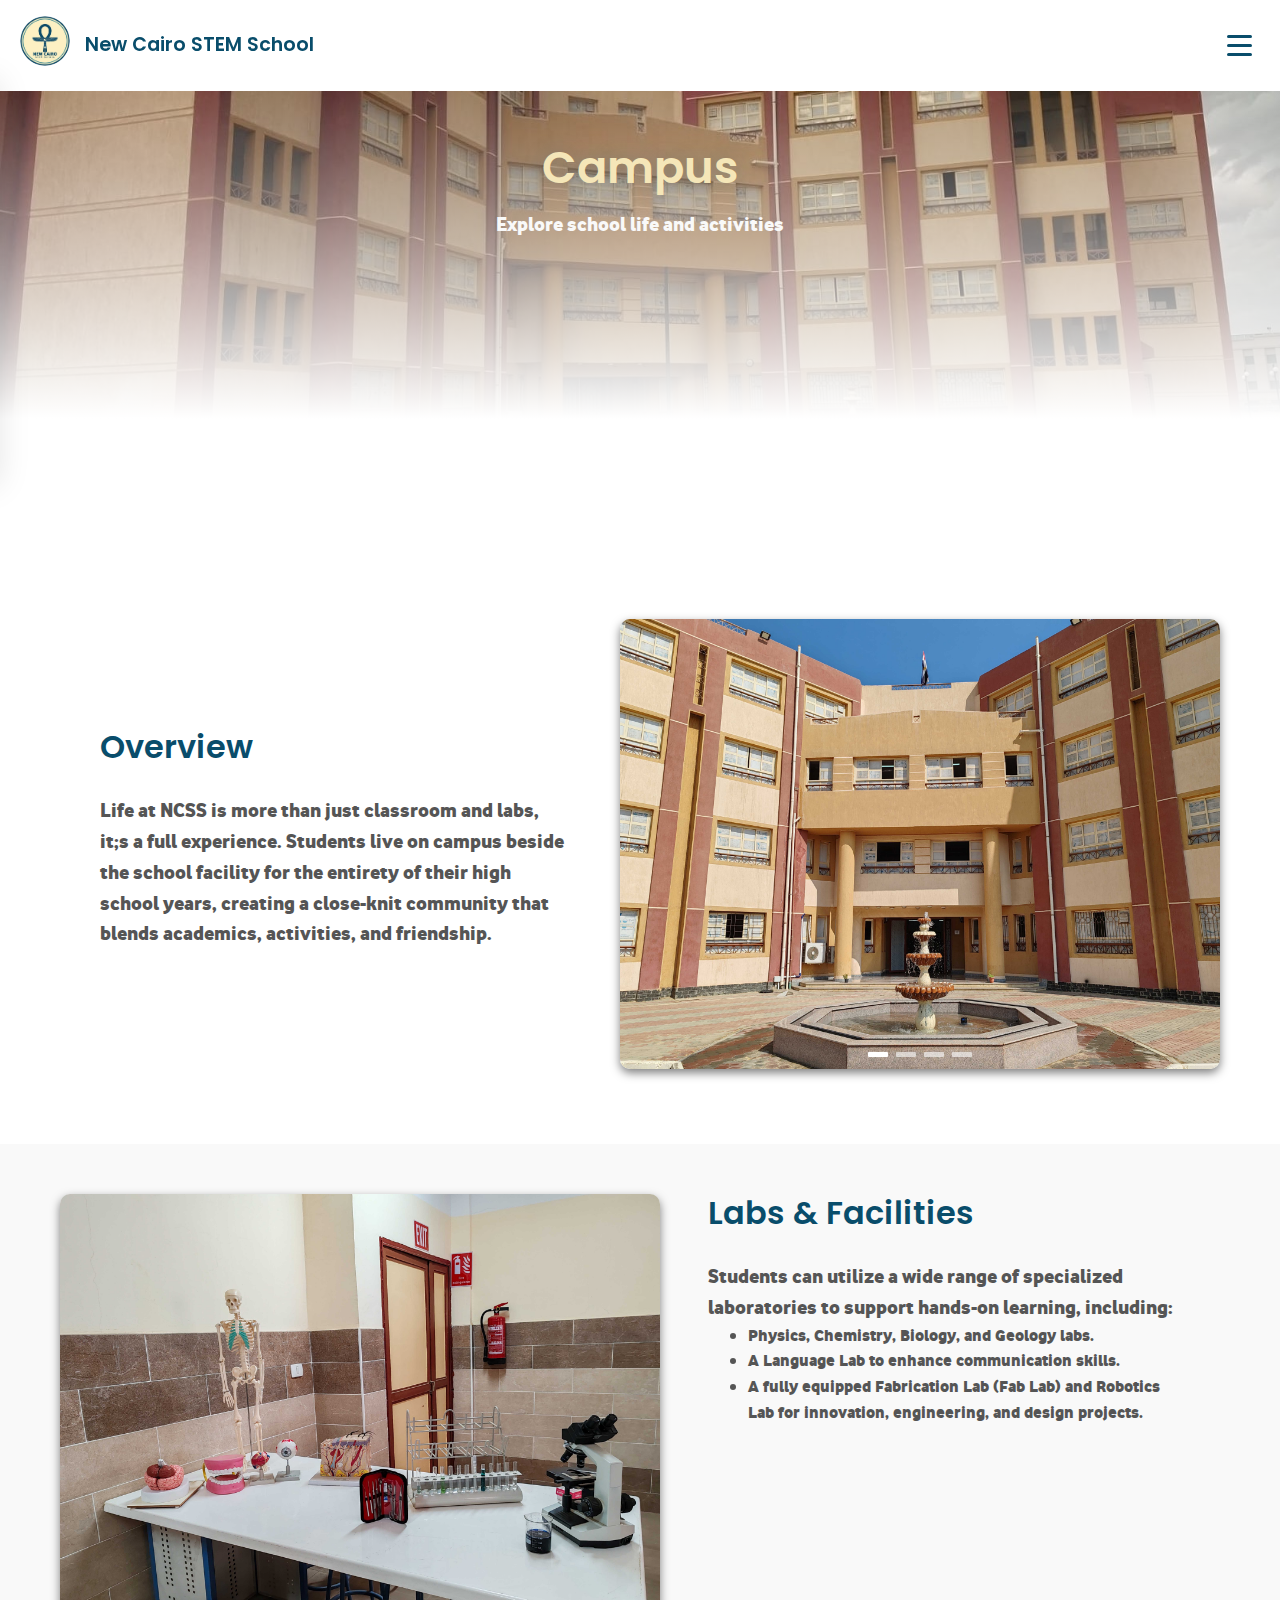
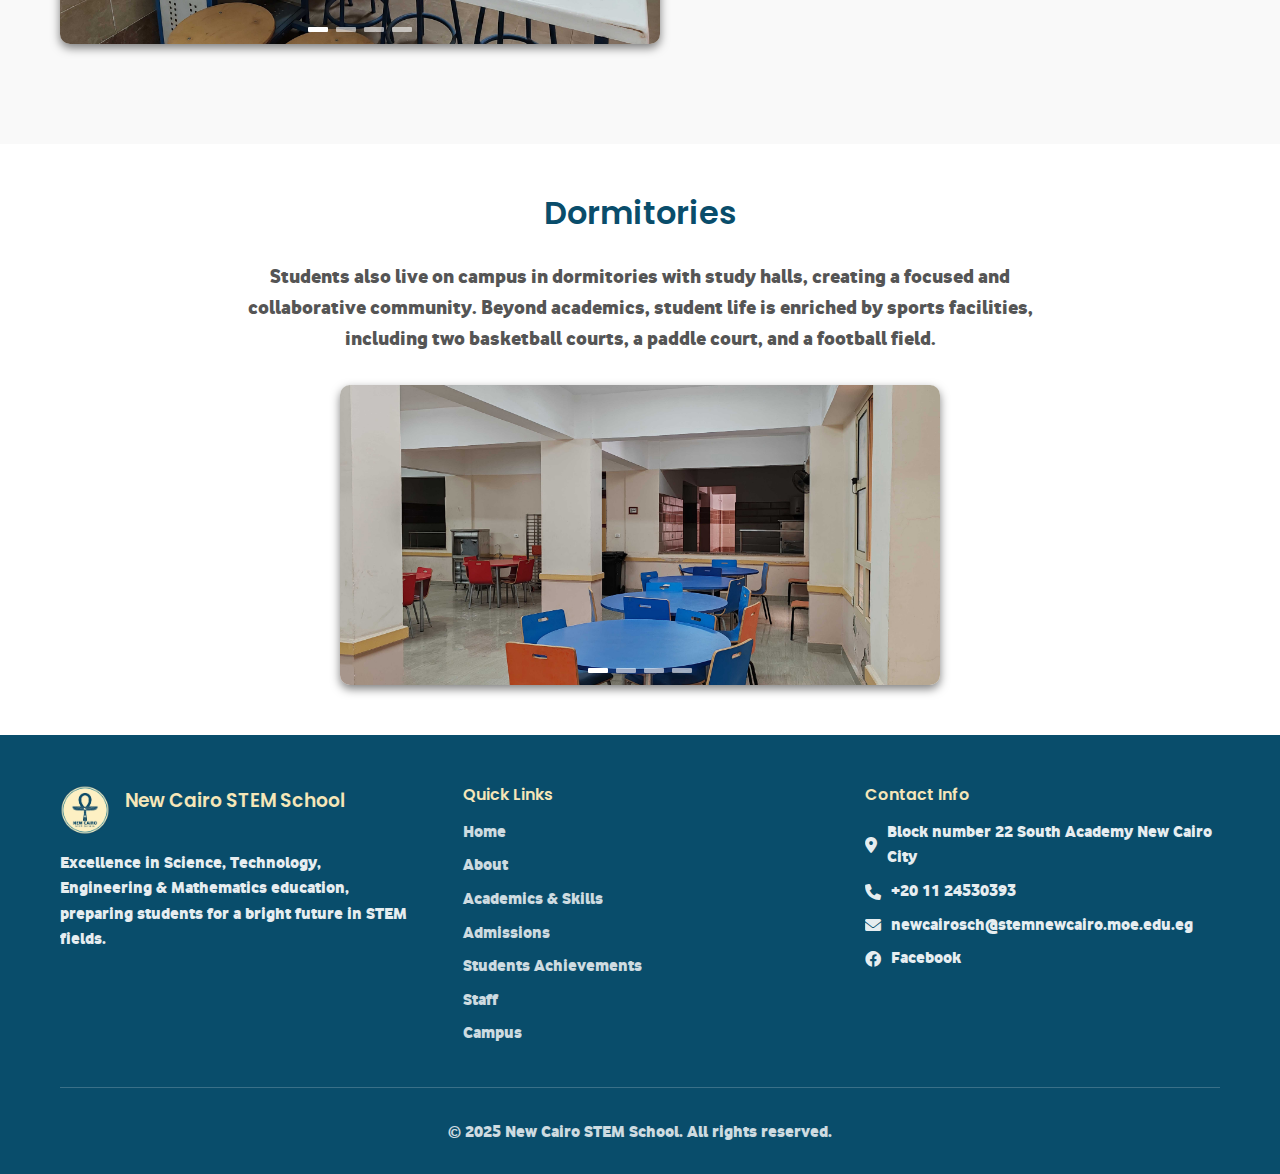
<file: photos.html>
<!DOCTYPE html>
<html lang="en">
<head>
  <meta charset="UTF-8">
  <meta name="viewport" content="width=device-width, initial-scale=1.0">
  <title>Campus - New Cairo STEM School</title>
  <link rel="icon" href="images/ico school.png">
  <link rel="stylesheet" href="css/main.css">
  <link rel="stylesheet" href="css/photos.css">
  <link href="https://fonts.googleapis.com/css2?family=Poppins:wght@300;400;600;700&family=Inter:wght@300;400;500;600&display=swap" rel="stylesheet">
  <link rel="stylesheet" href="https://cdnjs.cloudflare.com/ajax/libs/font-awesome/6.0.0/css/all.min.css">
    <link rel="icon" type="image/png" href="images/logo.png">
</head>
<body>

 <!-- Navigation -->
    
    <nav class="navbar" id="navbar">
  <div class="nav-container">
    <div class="nav-logo">
      <a href="index.html">
      <img src="images/logo.png" alt="New Cairo STEM School" class="logo">
        </a>
      <a href="index.html" class="logo-text">New Cairo STEM School</a>
    </div>

    <ul class="nav-menu" id="nav-menu">
      <li class="nav-item"><a href="index.html" class="nav-link">Home</a></li>
      <li class="nav-item"><a href="About.html" class="nav-link">About</a></li>
      <li class="nav-item"><a href="Academics.html" class="nav-link">Academics & Skills</a></li>
      <li class="nav-item"><a href="Admissions.html" class="nav-link">Admissions</a></li>
      <li class="nav-item"><a href="Acheivments.html" class="nav-link">Students Achievements</a></li>
      <li class="nav-item"><a href="Staff.html" class="nav-link">Staff</a></li>
      <li class="nav-item"><a href="photos.html" class="nav-link">Campus</a></li>
    </ul>

    <div class="hamburger" id="hamburger">
      <span class="bar"></span>
      <span class="bar"></span>
      <span class="bar"></span>
    </div>
  </div>
</nav>

  <section class="photo-gallery">
  <div class="container" id="campus-container">
    <div class="campus-header" >
        <h2 class="section-title" id="campus-title">Campus</h2>
        <p class="section-subtitle" id="campus-subtitle">Explore school life and activities</p>
      
        <div id="campus-banner">
                <img src="images/gallery3.jpg">
        </div>
    </div>
</div>

</section>
<section class="school-overview">
    <div class="cpage-text" id="overview-text">
        <h1>
            Overview
        </h1>
        <p>
            Life at NCSS is more than just classroom and labs, it;s a full experience. 
            Students live on campus beside the school facility for the entirety of their high school years, 
            creating a close-knit community that blends academics, activities, and friendship. 
        </p>
    </div>
        <div class="slider">
            <div class="slides">
                <img src="images/Campus/overview 1.jpg">
                <img src="images/Campus/overview 2.jpg">
                <img src="images/Campus/overview 3.jpg">
                <img src="images/Campus/overview 4.jpg">
            </div>
            <div class="controls"></div>
        </div>
</section>
<section class="labs">
    
        </div>
        <div class="cpage-text" id="lab-text">
        <h1>
            Labs & Facilities
        </h1>
        <p>
            Students can utilize a wide range of specialized laboratories to support hands-on learning, including:
            <ul style="padding-left: 40px;color: #555;">
                <li>
                   Physics, Chemistry, Biology, and Geology labs.
                </li>
                <li>
                    A Language Lab to enhance communication skills.
                </li>
                <li>
                    A fully equipped Fabrication Lab (Fab Lab) and Robotics Lab for innovation, engineering, and design projects.
                </li>
            </ul>
        </p>
    </div>
    <div class="slider">
        <div class="slides">
            <img src="images/Campus/lab 1.jpg">
            <img src="images/Campus/lab 2.jpg">
            <img src="images/Campus/lab 3.jpg">
            <img src="images/Campus/lab 4.jpg">
        </div>
        <div class="controls"></div>
</section>
<section class="dorms">

        <div class="cpage-text" id="dorms-text">
        <h1>
            Dormitories
        </h1>
        <p>
            Students also live on campus in dormitories with study halls, creating a focused and collaborative community. Beyond academics, student life is enriched by sports facilities, including two basketball courts, a paddle court, and a football field.
        </p>
    </div>
        <div class="slider" id="dorms-slider">
            <div class="slides">
                <img src="images/Campus/Dormitories 1.jpg">
                <img src="images/Campus/Dormitories 2.jpg">
                <img src="images/Campus/Dormitories 3.jpg">
                <img src="images/Campus/Dormitories 4.jpg">
            </div>
            <div class="controls"></div>
        </div>

</section>
<script>
    class ImageSlider {
      constructor(sliderElement) {
        this.slider = sliderElement;
        this.slides = this.slider.querySelector('.slides');
        this.totalSlides = this.slides.children.length;
        this.controls = this.slider.querySelector('.controls');
        this.index = 0;
        this.timeoutId = null;

        this.initControls();
        this.startAutoSlide();

        window.addEventListener('resize', () => this.handleResize());
      }

      getSlideWidth() {
        return this.slides.children[0].clientWidth;
      }

      // Handle responsive slider updates
      handleResize() {
        clearTimeout(this.resizeTimeout);
        this.resizeTimeout = setTimeout(() => {
          this.updateSlider();
        }, 250);
      }

      initControls() {
        for (let i = 0; i < this.totalSlides; i++) {
          const btn = document.createElement('div');
          btn.classList.add('control-btn');
          if (i === 0) btn.classList.add('active');
          btn.addEventListener('click', () => {
            this.index = i;
            this.updateSlider();
            this.resetAutoSlide();
          });
          this.controls.appendChild(btn);
        }
      }

      updateSlider() {
        const slideWidth = this.getSlideWidth();
        this.slides.style.transform = `translateX(-${this.index * slideWidth}px)`;
        this.controls.querySelectorAll('.control-btn').forEach((btn, i) => {
          btn.classList.toggle('active', i === this.index);
        });
      }

      nextSlide() {
        this.index = (this.index + 1) % this.totalSlides;
        this.updateSlider();
      }

      getRandomDelay(min = 3000, max = 4000) {
        return Math.floor(Math.random() * (max - min + 1)) + min;
      }

      startAutoSlide() {
        const run = () => {
          this.nextSlide();
          this.timeoutId = setTimeout(run, this.getRandomDelay());
        };
        this.timeoutId = setTimeout(run, this.getRandomDelay());
      }

      resetAutoSlide() {
        clearTimeout(this.timeoutId);
        this.startAutoSlide();
      }
    }

    // Initialize all sliders
    document.querySelectorAll('.slider').forEach(sliderEl => {
      sliderEl.imageSlider = new ImageSlider(sliderEl);
    });
</script>



     <!-- Footer -->
<footer class="footer">
    <div class="container">
        <div class="footer-content">
            
            <!-- اللوجو -->
            <div class="footer-section">
                <div class="footer-logo">
                    <img src="images/logo.png" alt="New Cairo STEM School" class="footer-logo-img">
                    <h3>New Cairo STEM School</h3>
                </div>
                <p>Excellence in Science, Technology, Engineering & Mathematics education, preparing students for a bright future in STEM fields.</p>
            </div>

            <!-- الروابط -->
            <div class="footer-section">
                <h4>Quick Links</h4>
                <ul class="footer-links">
                    <li><a href="index.html">Home</a></li>
                    <li><a href="About.html">About</a></li>
                    <li><a href="Academics.html">Academics & Skills</a></li>
                    <li><a href="Admissions.html">Admissions</a></li>
                    <li><a href="Acheivments.html">Students Achievements</a></li>
                    <li><a href="Staff.html">Staff</a></li>
                    <li><a href="photos.html">Campus</a></li>
                </ul>
            </div>

            <!-- معلومات التواصل -->
            <!-- Contact Info -->
<div class="footer-section">
    <h4>Contact Info</h4>
    <div class="footer-contact">
        <p>
            <i class="fas fa-map-marker-alt"></i> 
            <a href="https://www.google.com/maps/place/%D9%85%D8%AF%D8%B1%D8%B3%D8%A9+%D8%A7%D9%84%D9%85%D8%AA%D9%81%D9%88%D9%82%D9%8A%D9%86+%D9%81%D9%8A+%D8%A7%D9%84%D8%B9%D9%84%D9%88%D9%85+%D9%88%D8%A7%D9%84%D8%AA%D9%83%D9%86%D9%88%D9%84%D9%88%D8%AC%D9%8A%D8%A7%E2%80%AD/@30.0290372,31.4266749,17z/data=!3m1!4b1!4m6!3m5!1s0x14583d04f490b673:0xf0d4baef2536850b!8m2!3d30.0290372!4d31.4266749!16s%2Fg%2F11s7y_sqv6?entry=tts&g_ep=EgoyMDI1MDcxMy4wIPu8ASoASAFQAw%3D%3D&skid=bd41539d-509f-4e99-953e-8ed531167d8a" 
               target="_blank" 
               style="color: white; text-decoration: none;">
               Block number 22 South Academy New Cairo City
            </a>
        </p>
        <p>
            <i class="fas fa-phone"></i> 
            <a href="tel:+201124530393" 
               style="color: white; text-decoration: none;">
               +20 11 24530393
            </a>
        </p>
        <p>
            <i class="fas fa-envelope"></i> 
            <a href="mailto:newcairosch@stemnewcairo.moe.edu.eg" 
               style="color: white; text-decoration: none;">
               newcairosch@stemnewcairo.moe.edu.eg
            </a>
        </p>
        <p>
            <i class="fab fa-facebook"></i>
            <a href="https://www.facebook.com/p/New-Cairo-STEM-School-61566966401314/"
               target="_blank"
               style="color: white; text-decoration: none;">
               Facebook
            </a>
        </p>
    </div>
</div>

        </div>

        <!-- الحقوق -->
        <div class="footer-bottom">
            <div class="footer-credits">
                <p>&copy; 2025 New Cairo STEM School. All rights reserved.</p>
            </div>
        </div>
    </div>
</footer>


    <!-- Lightbox Modal -->
    <div id="lightbox" class="lightbox">
        <span class="lightbox-close">&times;</span>
        <img class="lightbox-content" id="lightbox-img">
        <div class="lightbox-caption" id="lightbox-caption"></div>
    </div>

    <script src="script.js"></script>
</body>
</html>
</file>
<file: css/main.css>
/* ===========================================
   MAIN.CSS - Global Styles for NCSS Website
   =========================================== */

/* Font Face */
@font-face {
    font-family: 'emad-diana_extraregular';
    src: url('../emad-dianaextra-regular-webfont.woff2') format('woff2'),
         url('../emad-dianaextra-regular-webfont.woff') format('woff');
    font-weight: normal;
    font-style: normal;
}

/* CSS Custom Properties */
:root {
    --primary-color: #094d6b;
    --secondary-color: #2A6B7A;
    --accent-color: #D4AF37;
    --light-accent: #F5E6B8;
    --text-dark: #333;
    --text-light: #555;
    --text-muted: #666;
    --background-light: #f8f9fa;
    --white: #ffffff;
    
    /* Responsive Variables */
    --mobile-font-size: 12px;
    --small-mobile-font-size: 10px;
    --tablet-padding: 15px;
    --mobile-padding: 10px;
    --touch-target-min: 44px;
    --nav-height: 70px;
    --hero-padding-mobile: 80px 0 100px;
    --hero-padding-small: 60px 0 80px;
}

/* ===========================================
   RESET AND BASE STYLES
   =========================================== */

* {
    margin: 0;
    padding: 0;
    box-sizing: border-box;
}

html {
    scroll-behavior: smooth;
    font-size: 16px;
}

body {
    font-family: 'emad-diana_extraregular', sans-serif;
    line-height: 1.6;
    color: var(--text-dark);
    overflow-x: hidden;
    -webkit-text-size-adjust: 100%;
    -ms-text-size-adjust: 100%;
    -webkit-font-smoothing: antialiased;
    -moz-osx-font-smoothing: grayscale;
}

.container {
    max-width: 1200px;
    margin: 0 auto;
    padding: 0 20px;
    width: 100%;
}

/* ===========================================
   CUSTOM SCROLLBAR
   =========================================== */

::-webkit-scrollbar-track {
    background: linear-gradient(
        to bottom,
        var(--primary-color) 0 66.5px,
        var(--primary-color) 66.5px 100%
    );
}

::-webkit-scrollbar {
    width: 11px;
    height: 200px;
}

::-webkit-scrollbar-thumb {
    background: var(--secondary-color);
    border-radius: 10px;
    margin: 0 20px 0 20px;
    border: 3.5px solid var(--primary-color);
    transition: all 0.7s ease;
}

::-webkit-scrollbar-thumb:hover {
    border-width: 3px;
    cursor: pointer;
}

/* ===========================================
   TYPOGRAPHY
   =========================================== */

h1, h2, h3, h4, h5, h6 {
    font-family: 'Poppins', sans-serif;
    font-weight: 600;
    line-height: 1.2;
}

.section-title {
    font-size: 2.5rem;
    color: var(--primary-color);
    margin-bottom: 1rem;
    text-align: center;
    text-shadow: 0 0 20px rgba(27, 75, 90, 0.3);
    transition: text-shadow 0.3s ease;
}

.section-title:hover {
    text-shadow: 0 0 30px rgba(27, 75, 90, 0.5);
}

.section-subtitle {
    font-size: 1.2rem;
    color: var(--text-muted);
    text-align: center;
    margin-bottom: 3rem;
}

.section-header {
    margin-bottom: 4rem;
}

/* ===========================================
   BUTTONS
   =========================================== */

.btn {
    display: inline-block;
    padding: 12px 30px;
    border-radius: 50px;
    text-decoration: none;
    font-weight: 500;
    transition: all 0.3s ease;
    border: 2px solid transparent;
    cursor: pointer;
    font-size: 1rem;
    position: relative;
    overflow: hidden;
    min-height: var(--touch-target-min);
    align-items: center;
    justify-content: center;
    touch-action: manipulation;
}

.btn-primary {
    background: linear-gradient(135deg, var(--primary-color), var(--secondary-color));
    color: var(--white);
    border-color: var(--primary-color);
}

.btn-primary:hover {
    background: linear-gradient(135deg, var(--secondary-color), var(--primary-color));
    transform: translateY(-2px);
    box-shadow: 0 10px 25px rgba(27, 75, 90, 0.3);
}

.btn-secondary {
    background: var(--accent-color);
    color: var(--white);
    border-color: var(--accent-color);
}

.btn-secondary:hover {
    background: var(--light-accent);
    color: var(--primary-color);
    border-color: var(--light-accent);
}

/* Button animations */
.btn::before {
    content: '';
    position: absolute;
    top: 0;
    left: -100%;
    width: 100%;
    height: 100%;
    background: linear-gradient(90deg, transparent, rgba(255, 255, 255, 0.2), transparent);
    transition: left 0.5s;
}

.btn:hover::before {
    left: 100%;
}

.btn::after {
    content: '';
    position: absolute;
    top: 50%;
    left: 50%;
    width: 0;
    height: 0;
    border-radius: 50%;
    background: rgba(255, 255, 255, 0.3);
    transform: translate(-50%, -50%);
    transition: width 0.6s, height 0.6s;
}

.btn:active::after {
    width: 300px;
    height: 300px;
}

/* ===========================================
   NAVIGATION
   =========================================== */

.navbar {
    position: sticky;
    top: 0;
    width: 100%;
    background: rgba(255, 255, 255, 0.95);
    backdrop-filter: blur(10px);
    z-index: 1000;
    transition: all 0.5s ease;
    padding: 1rem 0;
}

.navbar.scrolled {
    background: var(--primary-color);
    box-shadow: 0 2px 20px rgba(0, 0, 0, 0.1);
    padding: 0.5rem 0;
}

.nav-container {
    max-width: 1500px;
    margin: 0 auto;
    padding: 0 20px;
    display: flex;
    justify-content: space-between;
    align-items: center;
    width: 100%;
}

.nav-logo {
    display: flex;
    align-items: center;
    gap: 15px;
}
.nav-logo a:visited{
    font-family: 'Poppins', sans-serif;
    font-weight: 600;
    font-size: 1.2rem;
    color: var(--primary-color);
    white-space: nowrap;
    margin-right: 100px;
    transition: all 0.3s ease;
    text-decoration: none;
}
.logo-text.scrolled:visited{
    color: #fdf0c3;
}

.logo {
    height: 50px;
    width: 50px;
    border-radius: 50%;
    transition: transform 0.3s ease;
}

.logo:hover {
    transform: scale(1.1);
}

.logo-text {
    font-family: 'Poppins', sans-serif;
    font-weight: 600;
    font-size: 1.2rem;
    color: var(--primary-color);
    white-space: nowrap;
    margin-right: 100px;
    transition: all 0.3s ease;
    text-decoration: none;
}

.logo-text.scrolled {
    color: #fdf0c3;
}

.nav-menu {
    display: flex;
    list-style: none;
    gap: 2rem;
}

.nav-link {
    text-decoration: none;
    color: var(--text-dark);
    font-weight: 500;
    transition: all 0.3s ease;
    position: relative;
    white-space: nowrap;
}

.nav-link.scrolled {
    color: #fdf0c3;
}

.nav-link:hover {
    color: var(--primary-color);
}

.nav-link.scrolled:hover {
    color: #fdf0c3;
}

.nav-link::after {
    content: '';
    position: absolute;
    bottom: -5px;
    left: 0;
    width: 0;
    height: 2px;
    background: var(--primary-color);
    transition: width 0.3s ease;
}

.nav-link.scrolled::after {
    background: #fdf0c3;
}

.nav-link:hover::after,
.nav-link.active::after {
    width: 100%;
}

.nav-link.active {
    color: var(--primary-color);
    font-weight: bold;
    border-bottom: 2px solid var(--primary-color);
}

.nav-link.scrolled.active {
    color: #fdf0c3;
    border-bottom-color: #fdf0c3;
}

.hamburger {
    display: none;
    flex-direction: column;
    cursor: pointer;
    z-index: 1001;
    padding: 8px;
    border-radius: 4px;
    transition: background-color 0.3s ease;
}

.hamburger:hover {
    background-color: rgba(0, 0, 0, 0.05);
}

.bar {
    width: 25px;
    height: 3px;
    background: var(--primary-color);
    margin: 3px 0;
    transition: 0.3s;
    border-radius: 5px;
}

.bar.scrolled {
    background: #fdf0c3;
}

.hamburger.active .bar:nth-child(2) {
    opacity: 0;
    transform: scale(0);
}

.hamburger.active .bar:nth-child(1) {
    transform: translateY(8px) rotate(45deg);
}

.hamburger.active .bar:nth-child(3) {
    transform: translateY(-8px) rotate(-45deg);
}

/* ===========================================
   FOOTER
   =========================================== */

.footer {
    background: var(--primary-color);
    color: var(--white);
    padding: 50px 0 20px;
    width: 100%;
}

.footer-content {
    display: grid;
    grid-template-columns: repeat(auto-fit, minmax(250px, 1fr));
    gap: 3rem;
    margin-bottom: 2rem;
}

.footer-logo {
    display: flex;
    align-items: center;
    gap: 15px;
    margin-bottom: 1rem;
}

.footer-logo-img {
    height: 50px;
    width: 50px;
    border-radius: 50%;
}

.footer-section h3,
.footer-section h4 {
    margin-bottom: 1rem;
    color: var(--light-accent);
}

.footer-section p {
    line-height: 1.6;
    opacity: 0.9;
}

.footer-links {
    list-style: none;
}

.footer-links li {
    margin-bottom: 0.5rem;
}

.footer-links a {
    color: var(--white);
    text-decoration: none;
    opacity: 0.8;
    transition: opacity 0.3s ease;
}

.footer-links a:hover {
    opacity: 1;
}

.footer-contact p {
    display: flex;
    align-items: center;
    gap: 10px;
    margin-bottom: 0.5rem;
}

.footer-bottom {
    border-top: 1px solid rgba(255, 255, 255, 0.2);
    padding-top: 2rem;
    text-align: center;
}

.footer-credits p {
    margin-bottom: 0.5rem;
    opacity: 0.8;
}

/* ===========================================
   LIGHTBOX
   =========================================== */

.lightbox {
    display: none;
    position: fixed;
    z-index: 2000;
    left: 0;
    top: 0;
    width: 100%;
    height: 100%;
    background-color: rgba(0, 0, 0, 0.9);
    animation: fadeIn 0.3s ease;
}

.lightbox-content {
    margin: auto;
    display: block;
    width: 80%;
    max-width: 700px;
    max-height: 80%;
    object-fit: contain;
    position: absolute;
    top: 50%;
    left: 50%;
    transform: translate(-50%, -50%);
    animation: zoomIn 0.3s ease;
}

.lightbox-close {
    position: absolute;
    top: 15px;
    right: 35px;
    color: #f1f1f1;
    font-size: 40px;
    font-weight: bold;
    cursor: pointer;
    transition: color 0.3s ease;
}

.lightbox-close:hover {
    color: #bbb;
}

.lightbox-caption {
    margin: auto;
    display: block;
    width: 80%;
    max-width: 700px;
    text-align: center;
    color: #ccc;
    padding: 10px 0;
    height: 150px;
    position: absolute;
    bottom: 0;
    left: 50%;
    transform: translateX(-50%);
}
/* ===========================================
   Loading spinner
   =========================================== */
   .loading-spinner {
    width: 100%;
    height: 100%;
    transform: translate(-50%, -50%);
    z-index: 10000;
}
.loading-spinner-achievements {
    width: 100%;
    height: 100%;
    transform: translate(-50%, -50%);
    z-index: 10000;
    display: flex;
    align-items: center;
    position: absolute;
    left: 50%;
}
.loading-bg{

    color: #094d6b;
    position: absolute;
    display: flex;
    flex-direction: column;
    align-items: center;
    vertical-align: middle;
    width: 100%;
}
/* HTML: <div class="loader"></div> */
.loader {
  width: 40px;
  aspect-ratio: 1;
  --c: linear-gradient(#094d6b 0 0);
  --r1: radial-gradient(farthest-side at bottom,#094d6b 93%,#0000);
  --r2: radial-gradient(farthest-side at top   ,#094d6b 93%,#0000);
  background: 
    var(--c) ,var(--r1),var(--r2),
    var(--c) ,var(--r1),var(--r2),
    var(--c) ,var(--r1),var(--r2);
  background-repeat: no-repeat;
  animation: l2 1s infinite alternate;
}
@keyframes l2 {
  0%,25% {
    background-size: 8px 0,8px 4px,8px 4px,8px 0,8px 4px,8px 4px,8px 0,8px 4px,8px 4px;
    background-position: 0 50%,0 calc(50% - 2px),0 calc(50% + 2px),50% 50%,50% calc(50% - 2px),50% calc(50% + 2px),100% 50%,100% calc(50% - 2px),100% calc(50% + 2px);
 }
 50% {
    background-size: 8px 100%,8px 4px,8px 4px,8px 0,8px 4px,8px 4px,8px 0,8px 4px,8px 4px;
    background-position: 0 50%,0 calc(0% - 2px),0 calc(100% + 2px),50% 50%,50% calc(50% - 2px),50% calc(50% + 2px),100% 50%,100% calc(50% - 2px),100% calc(50% + 2px);
 }
 75% {
    background-size: 8px 100%,8px 4px,8px 4px,8px 100%,8px 4px,8px 4px,8px 0,8px 4px,8px 4px;
    background-position: 0 50%,0 calc(0% - 2px),0 calc(100% + 2px),50% 50%,50% calc(0% - 2px),50% calc(100% + 2px),100% 50%,100% calc(50% - 2px),100% calc(50% + 2px);
 }
 95%,100% {
    background-size: 8px 100%,8px 4px, 8px 4px,8px 100%,8px 4px,8px 4px,8px 100%,8px 4px,8px 4px;
    background-position: 0 50%,0 calc(0% - 2px),0 calc(100% + 2px),50% 50%,50% calc(0% - 2px),50% calc(100% + 2px),100% 50%,100% calc(0% - 2px),100% calc(100% + 2px);
 }
}

/* ===========================================
   ANIMATIONS
   =========================================== */

@keyframes fadeIn {
    from { opacity: 0; }
    to { opacity: 1; }
}

@keyframes fadeInUp {
    from {
        opacity: 0;
        transform: translateY(30px);
    }
    to {
        opacity: 1;
        transform: translateY(0);
    }
}

@keyframes fadeInDown {
    from {
        opacity: 0;
        transform: translateY(-30px);
    }
    to {
        opacity: 1;
        transform: translateY(0);
    }
}

@keyframes zoomIn {
    from {
        transform: translate(-50%, -50%) scale(0.5);
    }
    to {
        transform: translate(-50%, -50%) scale(1);
    }
}

@keyframes bounce {
    0%, 20%, 50%, 80%, 100% {
        transform: translateY(0) translateX(-50%);
    }
    40% {
        transform: translateY(-10px) translateX(-50%);
    }
    60% {
        transform: translateY(-5px) translateX(-50%);
    }
}

@keyframes slowZoom {
    0% {
        transform: scale(1);
    }
    100% {
        transform: scale(1.1);
    }
}

@keyframes float {
    0%, 100% {
        transform: translateY(0px);
    }
    50% {
        transform: translateY(-20px);
    }
}

@keyframes gradientShift {
    0% {
        background-position: 0% 50%;
    }
    50% {
        background-position: 100% 50%;
    }
    100% {
        background-position: 0% 50%;
    }
}

@keyframes slideInFromTop {
    from {
        opacity: 0;
        transform: translateY(-20px);
    }
    to {
        opacity: 1;
        transform: translateY(0);
    }
}

@keyframes pulse {
    0%, 100% {
        transform: scale(1);
    }
    50% {
        transform: scale(1.05);
    }
}

@keyframes gradientBorder {
    0%, 100% {
        background-position: 0% 50%;
    }
    50% {
        background-position: 100% 50%;
    }
}

@keyframes rotate {
    0% {
        transform: rotate(0deg);
    }
    100% {
        transform: rotate(360deg);
    }
}

@keyframes sparkle {
    0% {
        transform: translateY(0px);
    }
    100% {
        transform: translateY(-100px);
    }
}

@keyframes mobileSlideIn {
    from {
        opacity: 0;
        transform: translateX(-30px);
    }
    to {
        opacity: 1;
        transform: translateX(0);
    }
}

@keyframes slideInFromLeft {
    from {
        opacity: 0;
        transform: translateX(-100%);
    }
    to {
        opacity: 1;
        transform: translateX(0);
    }
}

/* ===========================================
   UTILITY CLASSES
   =========================================== */

.section-reveal {
    opacity: 0;
    transform: translateY(50px);
    transition: all 0.8s cubic-bezier(0.25, 0.46, 0.45, 0.94);
}

.section-reveal.revealed {
    opacity: 1;
    transform: translateY(0);
}

.gpu-accelerated {
    transform: translateZ(0);
    backface-visibility: hidden;
    perspective: 1000;
}

/* Apply GPU acceleration to animated elements */
.hero-image,
.hero-logo-img,
.academic-card,
.gallery-item,
.btn {
    transform: translateZ(0);
    backface-visibility: hidden;
}

/* ===========================================
   RESPONSIVE DESIGN
   =========================================== */

/* Large screens and below */
@media(max-width: 1400px) {
    .hamburger {
        display: flex;
    }
    
    .nav-menu {
        position: fixed;
        left: -100%;
        top: 70px;
        flex-direction: column;
        background-color: rgba(255, 255, 255, 0.98);
        backdrop-filter: blur(15px);
        width: 100%;
        text-align: center;
        transition: all 0.5s cubic-bezier(0.25, 0.46, 0.45, 0.94);
        box-shadow: 0 10px 30px rgba(0, 0, 0, 0.1);
        padding: 2rem 0;
        gap: 1.5rem;
        z-index: 999;
    }
    
    .nav-menu.active {
        left: 0;
        animation: slideInFromLeft 0.4s ease-out;
    }
    
    .nav-menu.scrolled {
        background-color: #094d6b;
        top: 60px;
    }
    
    .nav-menu .nav-link {
        color: var(--text-dark) !important;
        font-size: 1.1rem;
        padding: 12px 20px;

    }
    
    .nav-menu.scrolled .nav-link {
        color: #fdf0c3 !important;
    }
}

/* Tablet and below */
@media (max-width: 768px) {
    html {
        font-size: var(--mobile-font-size);
    }
    
    .container {
        padding: 0 var(--tablet-padding);
    }
    
    .nav-container {
        padding: 0 var(--tablet-padding);
    }
    
    .logo-text {
        font-size: 1rem;
        margin-right: 20px;
    }
    
    .section-title {
        font-size: 2rem;
        margin-bottom: 1.5rem;
    }
    
    .btn {
        padding: 12px 28px;
        font-size: 0.95rem;
        border-radius: 25px;
    }
    
    .footer-content {
        grid-template-columns: 1fr;
        text-align: center;
    }
    
    /* Focus states for accessibility */
    .nav-link:focus,
    .btn:focus,
    .hamburger:focus {
        outline: 2px solid var(--primary-color);
        outline-offset: 2px;
    }
}

/* Small mobile devices */
@media (max-width: 480px) {
    html {
        font-size: var(--small-mobile-font-size);
    }
    
    .container {
        padding: 0 var(--mobile-padding);
    }
    
    .logo-text {
        font-size: 0.9rem;
        margin-right: 10px;
    }
    
    .section-title {
        font-size: 1.8rem;
    }
    
    .btn {
        padding: 10px 24px;
        font-size: 0.9rem;
        width: 100%;
        text-align: center;
        margin-bottom: 8px;
    }
    
    .lightbox-content {
        width: 95%;
    }
}

/* Accessibility enhancements */
@media (prefers-reduced-motion: reduce) {
    * {
        animation-duration: 0.01ms !important;
        animation-iteration-count: 1 !important;
        transition-duration: 0.01ms !important;
    }
}

@media (prefers-contrast: high) {
    .nav-menu {
        background-color: var(--white);
        border: 2px solid var(--primary-color);
    }
    
    .nav-menu.scrolled {
        background-color: var(--primary-color);
        border: 2px solid #fdf0c3;
    }
}
</file>
<file: css/about.css>
/* ===========================================
   ABOUT.CSS - About Page Specific Styles
   =========================================== */

/* ===========================================
   ABOUT PAGE LAYOUT
   =========================================== */

.about-title {
    background-color: #f9f9f9;
    padding: 40px 0 140px;
}

.about-journey {
    padding: 0 0 0 120px;
    max-width: 80%;
}

.about-journey h1 {
    color: #094d6b;
    font-size: 2.5rem;
    opacity: 0;
    animation: fadeIn 1s ease forwards;
    animation-delay: 0.2s;
}

.about-journey p {
    color: #555555;
    font-size: 1.1rem;
    padding-top: 40px;
    opacity: 0;
    animation: fadeIn 1s ease forwards;
    animation-delay: 0.5s;
}

/* ===========================================
   FOUNDATION SECTION
   =========================================== */

.about-foundation {
    display: grid;
    grid-template-columns: 2fr 1fr;
    grid-template-rows: 1fr;
    position: relative;
    width: 100%;
}

.foundation-bgimg {
    position: absolute;
    z-index: -1;
    width: 100%;
}

.foundation-bgimg::after {
    content: "";
    position: absolute;
    top: 0;
    left: 0;
    width: 100%;
    height: 100%;
    background-image: linear-gradient(to right, white 50%, rgba(255, 255, 255, 0.255));
    pointer-events: none;
}

.foundation-bgimg img {
    max-width: 100%;
    height: auto;

}

.foundation-txt {
    z-index: 1;
    padding: 150px 0 150px 80px;
}

.foundation-txt h1 {
    color: #094d6b;
    font-size: 2.5rem;
    opacity: 0;
    transform: translateX(-50px);
    animation: fallIn 1.2s ease forwards;
    animation-timeline: view();
    animation-range: entry 0% cover 40%;
}

.foundation-txt p {
    color: #555555;
    font-size: 1.1rem;
    opacity: 0;
    transform: translateX(-50px);
    padding-top: 40px;
    animation: fallIn 1s ease forwards;
    animation-timeline: view();
    animation-range: entry 0% cover 40%;
}

/* ===========================================
   VISION SECTION
   =========================================== */

.vision {
    background-color: white;
    z-index: 1;
}

.vision-txt {
    display: flex;
    align-items: center;
    flex-direction: column;
    background-color: white;
    text-align: center;
    padding: 100px 0 100px;
}

.vision-txt h1 {
    color: #094d6b;
    font-size: 2.5rem;
    animation: floatIn 5s ease forwards;
    animation-timeline: view();
    animation-range: entry 0% cover 40%;
}

.vision-txt p {
    color: #555555;
    font-size: 1.1rem;
    width: 70%;
    padding-top: 40px;
    animation: floatIn 1.2s ease forwards;
    animation-timeline: view();
    animation-range: entry 0% cover 40%;
}

/* ===========================================
   ABOUT PAGE ANIMATIONS
   =========================================== */

@keyframes fadeIn {
    from {
        transform: translateY(-50px);
        opacity: 0;
    }
    to {
        transform: translateX(0px);
        opacity: 1;
    }
}

@keyframes fallIn {
    from {
        transform: translateX(-50px);
        opacity: 0;
    }
    to {
        transform: translateX(0px);
        opacity: 1;
    }
}

@keyframes floatIn {
    from {
        transform: translateY(50px);
        opacity: 0;
    }
    to {
        transform: translateX(0px);
        opacity: 1;
    }
}

/* ===========================================
   RESPONSIVE DESIGN
   =========================================== */

@media(max-width: 1400px) {
    .about-title{
        padding-bottom: 40px;
    }
    .about-journey {
        padding: 10px 0 10px 40px;
    }
    
    .foundation-txt {
        padding: 100px;
    }
   
    .vision-txt{
        padding-top:20px ;
    }
}

@media (max-width: 768px) {
    .about-journey {
        padding: 10px 0 10px 50px;
    }
    .about-journey p{
        padding-top: 30px;
    }
    
    .foundation-txt {
        padding: 40px 0 40px 20px;
        width: 90%;
        max-width: 300px;
    }
    .foundation-txt p{
        padding-top:30px ;
    }
    .vision-txt p {
        width: 90%;
        max-width: 600px;
        padding-top: 30px;
    }
    
    .about-foundation {
        grid-template-columns: 1fr;
        gap: 2rem;
    }
    
    .foundation-txt h1,
    .vision-txt h1,
    .about-journey h1 {
        font-size: 2rem;
    }
    
    .foundation-txt p,
    .vision-txt p,
    .about-journey p {
        font-size: 1.2rem;
    }
}

@media (max-width: 480px) {
    .foundation-txt h1,
    .vision-txt h1,
    .about-journey h1 {
        font-size: 1.8rem;
    }
    
    .foundation-txt p,
    .vision-txt p,
    .about-journey p {
        font-size: 1.2rem;
    }
    
    .vision-txt p {
        width: 95%;
    }
}
</file>
<file: css/admissions.css>
/* ===========================================
   ADMISSIONS.CSS - Admissions Page Specific Styles
   =========================================== */

/* ===========================================
   ADMISSIONS SECTION
   =========================================== */
* Admissions Section */
.admissions {
    padding: 100px 0;
    background: #f8f9fa;

}

.admissions-content {
    display: grid;
    grid-template-columns: 1fr 1fr;
    gap: 4rem;
    align-items: center;
}

.admissions-info h3 {
    font-size: 2rem;
    color: #094d6b;
    margin-bottom: 1.5rem;
}

.admissions-info p {
    font-size: 1.1rem;
    margin-bottom: 2rem;
    color: #555;
}

.requirements-list {
    margin-bottom: 2rem;
}

.requirement-item {
    display: flex;
    align-items: center;
    gap: 1rem;
    margin-bottom: 1rem;
    padding: 1rem;
    background: #f8f9fa;
    border-radius: 10px;
    transition: all 0.3s ease;
}

.requirement-item:hover {
    background: #e9ecef;
    transform: translateX(10px);
}

.requirement-item i {
    color: #28a745;
    font-size: 1.2rem;
}

.admissions-image {
    position: relative;
}

.admissions-img {
    width: 100%;
    border-radius: 15px;
    box-shadow: 0 20px 40px rgba(0, 0, 0, 0.1);
}

/* ===========================================
   RESPONSIVE DESIGN
   =========================================== */

@media (max-width: 768px) {
    .admissions-content {
        grid-template-columns: 1fr;
        gap: 2rem;
    }
    
    .admissions-info h3 {
        font-size: 1.8rem;
        text-align: left;
    }
    
    .admissions-info p {
        font-size: 1rem;
        text-align: left;
    }
    
    .requirement-item {
        padding: 0.8rem;
        flex-direction: column;
        text-align: left;
    }
    
    .requirement-item:hover {
        transform: translateY(-5px);
    }
}

@media (max-width: 480px) {
    .admissions {
        padding: 60px 0;
    }
    
    .admissions-info h3 {
        font-size: 1.5rem;
    }
    
    .requirement-item {
        padding: 0.6rem;
        margin-bottom: 0.8rem;
    }
    
    .requirement-item i {
        font-size: 1rem;
    }
}
</file>
<file: css/contact.css>
/* ===========================================
   CONTACT.CSS - Contact Page Specific Styles
   =========================================== */

/* ===========================================
   CONTACT SECTION
   =========================================== */

.contact {
    padding: 100px 0;
    background: #f8f9fa;
}

.contact-content {
    display: grid;
    grid-template-columns: 1fr 1fr;
    gap: 4rem;
}

.contact-item {
    display: flex;
    align-items: flex-start;
    gap: 1.5rem;
    margin-bottom: 2rem;
    padding: 1.5rem;
    background: white;
    border-radius: 15px;
    box-shadow: 0 5px 15px rgba(0, 0, 0, 0.1);
    transition: transform 0.3s ease;
}

.contact-item:hover {
    transform: translateY(-5px);
}

.contact-icon {
    background: linear-gradient(135deg, #094d6b, #2A6B7A);
    color: white;
    width: 50px;
    height: 50px;
    border-radius: 50%;
    display: flex;
    align-items: center;
    justify-content: center;
    font-size: 1.2rem;
    flex-shrink: 0;
}

.contact-details h4 {
    color: #094d6b;
    margin-bottom: 0.5rem;
}

.map-link {
    color: #094d6b;
    text-decoration: none;
    font-weight: 500;
}

.map-link:hover {
    text-decoration: underline;
}

/* ===========================================
   CONTACT FORM
   =========================================== */

.contact-form {
    background: white;
    padding: 2.5rem;
    border-radius: 15px;
    box-shadow: 0 10px 30px rgba(0, 0, 0, 0.1);
    position: relative;
}

.contact-form::before {
    content: '';
    position: absolute;
    top: -2px;
    left: -2px;
    right: -2px;
    bottom: -2px;
    background: linear-gradient(45deg, #094d6b, #2A6B7A, #D4AF37, #F5E6B8);
    border-radius: 17px;
    z-index: -1;
    opacity: 0;
    transition: opacity 0.3s ease;
}

.contact-form:hover::before {
    opacity: 1;
    animation: rotate 2s linear infinite;
}

.form-group {
    margin-bottom: 1.5rem;
}

.form-group input,
.form-group select,
.form-group textarea {
    width: 100%;
    padding: 1rem;
    border: 2px solid #e9ecef;
    border-radius: 10px;
    font-size: 1rem;
    transition: border-color 0.3s ease;
    font-family: inherit;
}

.form-group input:focus,
.form-group select:focus,
.form-group textarea:focus {
    outline: none;
    border-color: #094d6b;
}

.form-group textarea {
    resize: vertical;
    min-height: 120px;
}

/* ===========================================
   RESPONSIVE DESIGN
   =========================================== */

@media (max-width: 768px) {
    .contact-content {
        grid-template-columns: 1fr;
        gap: 2rem;
    }
    
    .contact-form {
        padding: 1.5rem;
    }
    
    .contact-item {
        padding: 1rem;
        flex-direction: column;
        text-align: center;
    }
    
    .contact-icon {
        align-self: center;
    }
}

@media (max-width: 480px) {
    .contact {
        padding: 60px 0;
    }
    
    .contact-form {
        padding: 1rem;
    }
    
    .form-group input,
    .form-group select,
    .form-group textarea {
        padding: 0.8rem;
        font-size: 0.9rem;
    }
}
</file>
<file: css/photos.css>
/* ===========================================
   PHOTOS.CSS - Campus/Photos Page Specific Styles
   =========================================== */

/* ===========================================
   PHOTO GALLERY LAYOUT
   =========================================== */

.photo-gallery {
    background-color: #f8f9fa;
    overflow: hidden;
    width: 100%;
}

#campus-container {
    width: 100%;
    max-width: none;
    padding: 0;
}

.campus-header {
    display: flex;
    align-items: center;
    flex-direction: column;
    padding-top: 0px;
    padding-bottom: 230px;
    position: relative;
    width: 100%;
}

#campus-banner {
    z-index: 0;
    width: 100%;
    position: absolute;
    border-radius: 0;
}

#campus-banner img {
    width: 100%;
    border-radius: 0;
    transform: translateY(-40%);
}

#campus-banner::after {
    content: "";
    position: absolute;
    top: 0;
    left: 0;
    width: 100%;
    height: 100%;
    background: rgba(0, 0, 0, 0.5);
    pointer-events: none;
    background: linear-gradient(to top, #ffffff 55%, rgba(255, 255, 255, 0));
}

#campus-title {
    padding-top: 50px;
    z-index: 2;
    color: #F5E6B8;
    font-size: 2.8rem;
}

#campus-subtitle {
    z-index: 2;
    color: #f9f9f9;
}

/* ===========================================
   SLIDER COMPONENT
   =========================================== */

.slider {
    position: relative;
    width: 600px;
    height: 450px;
    overflow: hidden;
    border-radius: 10px;
    box-shadow: 0 4px 10px rgba(0, 0, 0, 0.5);
}

.slides {
    display: flex;
    transition: transform 0.6s ease;
}

.slides img {
    width: 600px;
    height: 450px;
    object-fit: cover;
    flex-shrink: 0;
}

.controls {
    position: absolute;
    bottom: 12px;
    left: 50%;
    transform: translateX(-50%);
    display: flex;
    gap: 8px;
}

.control-btn {
    width: 20px;
    height: 5px;
    background: rgba(255, 255, 255, 0.6);
    border-radius: 1px;
    cursor: pointer;
    transition: all 0.3s;
    padding-top: 3px;
}

.control-btn:hover {
    transform: translateY(-1px);
}

.control-btn.active {
    background: #fff;
}

/* ===========================================
   SCHOOL OVERVIEW SECTION
   =========================================== */

.school-overview {
    display: flex;
    flex-direction: row;
    padding: 100px 60px 75px 100px;
    align-items: center;
}

.cpage-text {
    padding-bottom: 10px;
    flex: 1;
    max-width: 50%;
}

.cpage-text p {
    margin-top: 30px;
    font-size: 1.2rem;
    color: #555555;
}

.cpage-text h1 {
    font-size: 2rem;
    color: #094d6b;
}

#overview-text {
    margin-right: 50px;
}

.school-overview .slider {
    flex-shrink: 0;
    width: 600px;
    height: 450px;
}

/* ===========================================
   LABS SECTION
   =========================================== */

.labs {
    display: flex;
    padding: 50px 100px 100px 60px;
    background-color: #f9f9f9;
    flex-direction: row-reverse;
}
#lab-text{
    margin-left: 3rem;
}

/* ===========================================
   DORMS SECTION
   =========================================== */

.dorms {
    display: flex;
    flex-direction: column;
    align-items: center;
    padding: 50px 0 50px;
}

#dorms-text {
    width: 90%;
    text-align: center;
    margin-bottom: 20px;
    max-width: 800px;
}

#dorms-text p {
    max-width: 100%;
}

#dorms-slider {
    width: 600px;
    height: 300px;
}

#dorms-slider .slides img {
    width: 600px;
    height: 300px;
}

/* ===========================================
   RESPONSIVE DESIGN
   =========================================== */


@media (max-width: 1150px) {
    .campus-header {
        padding-bottom: 150px;
    }
    
    .slider {
        width: 480px;
        height: 300px;
        border-radius: 15px;
        box-shadow: 0 8px 25px rgba(0, 0, 0, 0.3);
    }
    
    .slides img {
        width: 480px;
        height: 300px;
    }
    
    .school-overview {
        padding: 10px;
        flex-direction: column;
    }
    
    .school-overview .slider {
        width: 480px;
        height: 300px;
    }
    
    .labs {
        margin-top: 20px;
        padding: 10px;
        flex-direction: column;
        align-items: center;
    }
    #lab-text{
        margin-left: 0;
        width: 800px;
    }
    
    #overview-text {
        margin-right: 0;
        margin-bottom: 20px;
        width: 800px;
    }
    
    .cpage-text h1 {
        font-size: 1.8rem;
    }
    
    .cpage-text p {
        font-size: 1.1rem;
    }
    
    #dorms-text {
        width: 90%;
    }
    
    #dorms-slider {
        width: 480px;
        height: 300px;
    }
    
    #dorms-slider .slides img {
        width: 480px;
        height: 300px;
    }
    
    #campus-title {
        font-size: 2.2rem;
        text-align: center;
    }
}

@media (max-width: 600px) {
    .campus-header {
        padding-bottom: 100px;
    }
    
    .slider {
        width: 320px;
        height: 240px;
        border-radius: 12px;
    }
    
    .slides img {
        width: 320px;
        height: 240px;
    }
    
    .school-overview .slider {
        width: 320px;
        height: 240px;
    }
    
    .cpage-text h1 {
        font-size: 1.5rem;
    }
    
    .cpage-text p {
        font-size: 1rem;
    }
    
    #campus-title {
        font-size: 1.8rem;
        padding-top: 30px;
    }
    
    .dorms {
        padding: 30px 0;
    }
    
    #dorms-slider {
        width: 320px;
        height: 240px;
    }
    
    #dorms-slider .slides img {
        width: 320px;
        height: 240px;
    }
}
</file>
